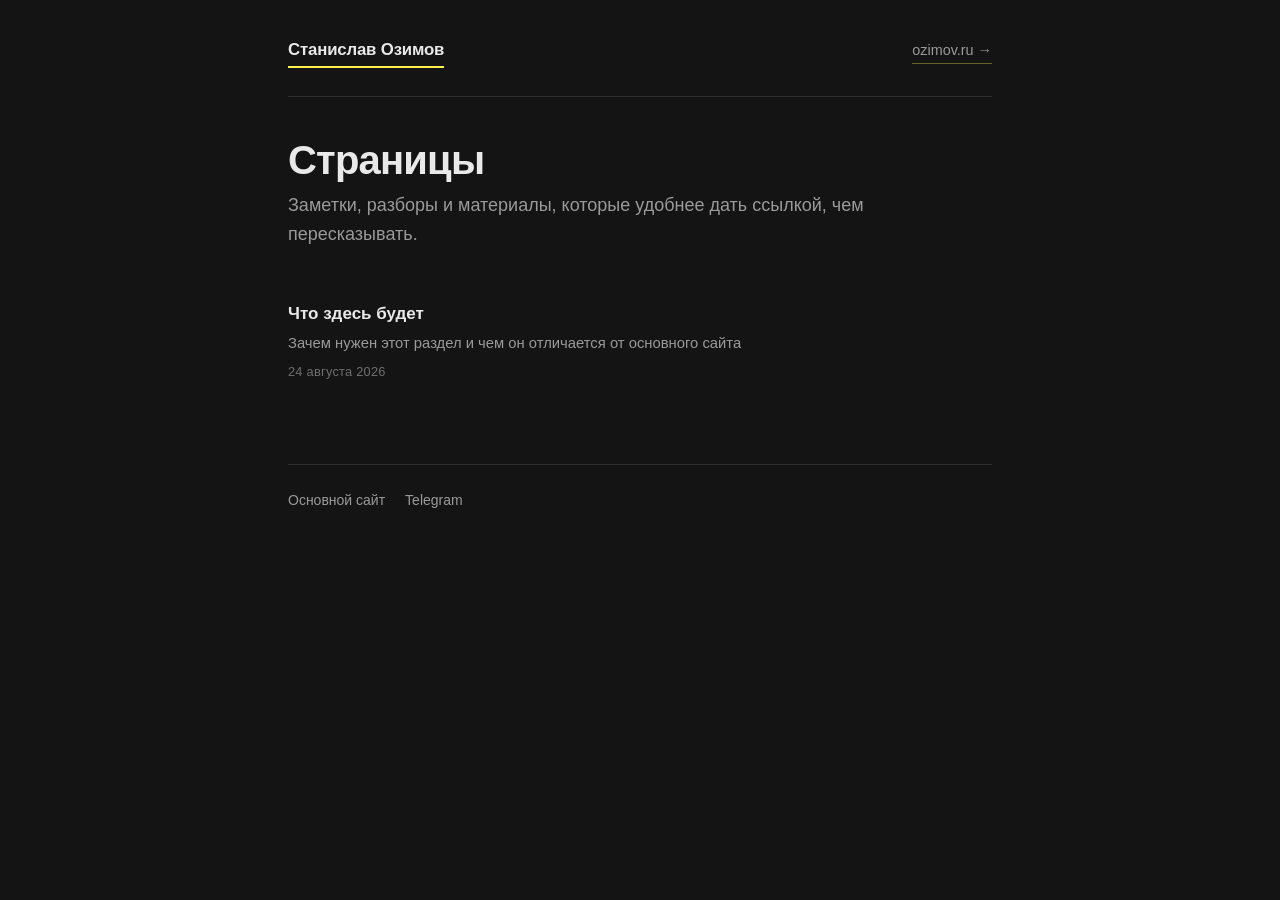
<file: index.html>
<!doctype html>
<html lang="ru">
<head>
<meta charset="utf-8">
<meta name="viewport" content="width=device-width, initial-scale=1">
<title>Станислав Озимов — страницы</title>
<meta name="description" content="Заметки и материалы Станислава Озимова: инвестиции, крипта, DeFi.">
<meta property="og:title" content="Станислав Озимов — страницы">
<meta property="og:description" content="Заметки и материалы: инвестиции, крипта, DeFi.">
<meta property="og:type" content="website">
<link rel="stylesheet" href="/assets/style.css">
</head>
<body>
  <div class="wrap">
    <header class="site-head">
      <a class="brand" href="/">Станислав Озимов</a>
      <a class="home" href="https://ozimov.ru/">ozimov.ru →</a>
    </header>

    <h1>Страницы</h1>
    <p class="lede">Заметки, разборы и материалы, которые удобнее дать ссылкой,
      чем пересказывать.</p>

    <ul class="index-list">
      <li>
        <a href="/o-sayte/">
          <div class="t">Что здесь будет</div>
          <div class="d">Зачем нужен этот раздел и чем он отличается от основного сайта</div>
          <div class="dt">24 августа 2026</div>
        </a>
      </li>
    </ul>

    <footer class="site-foot">
      <a href="https://ozimov.ru/">Основной сайт</a>
      <a href="https://t.me/stanislavozimov">Telegram</a>
    </footer>
  </div>
</body>
</html>
</file>
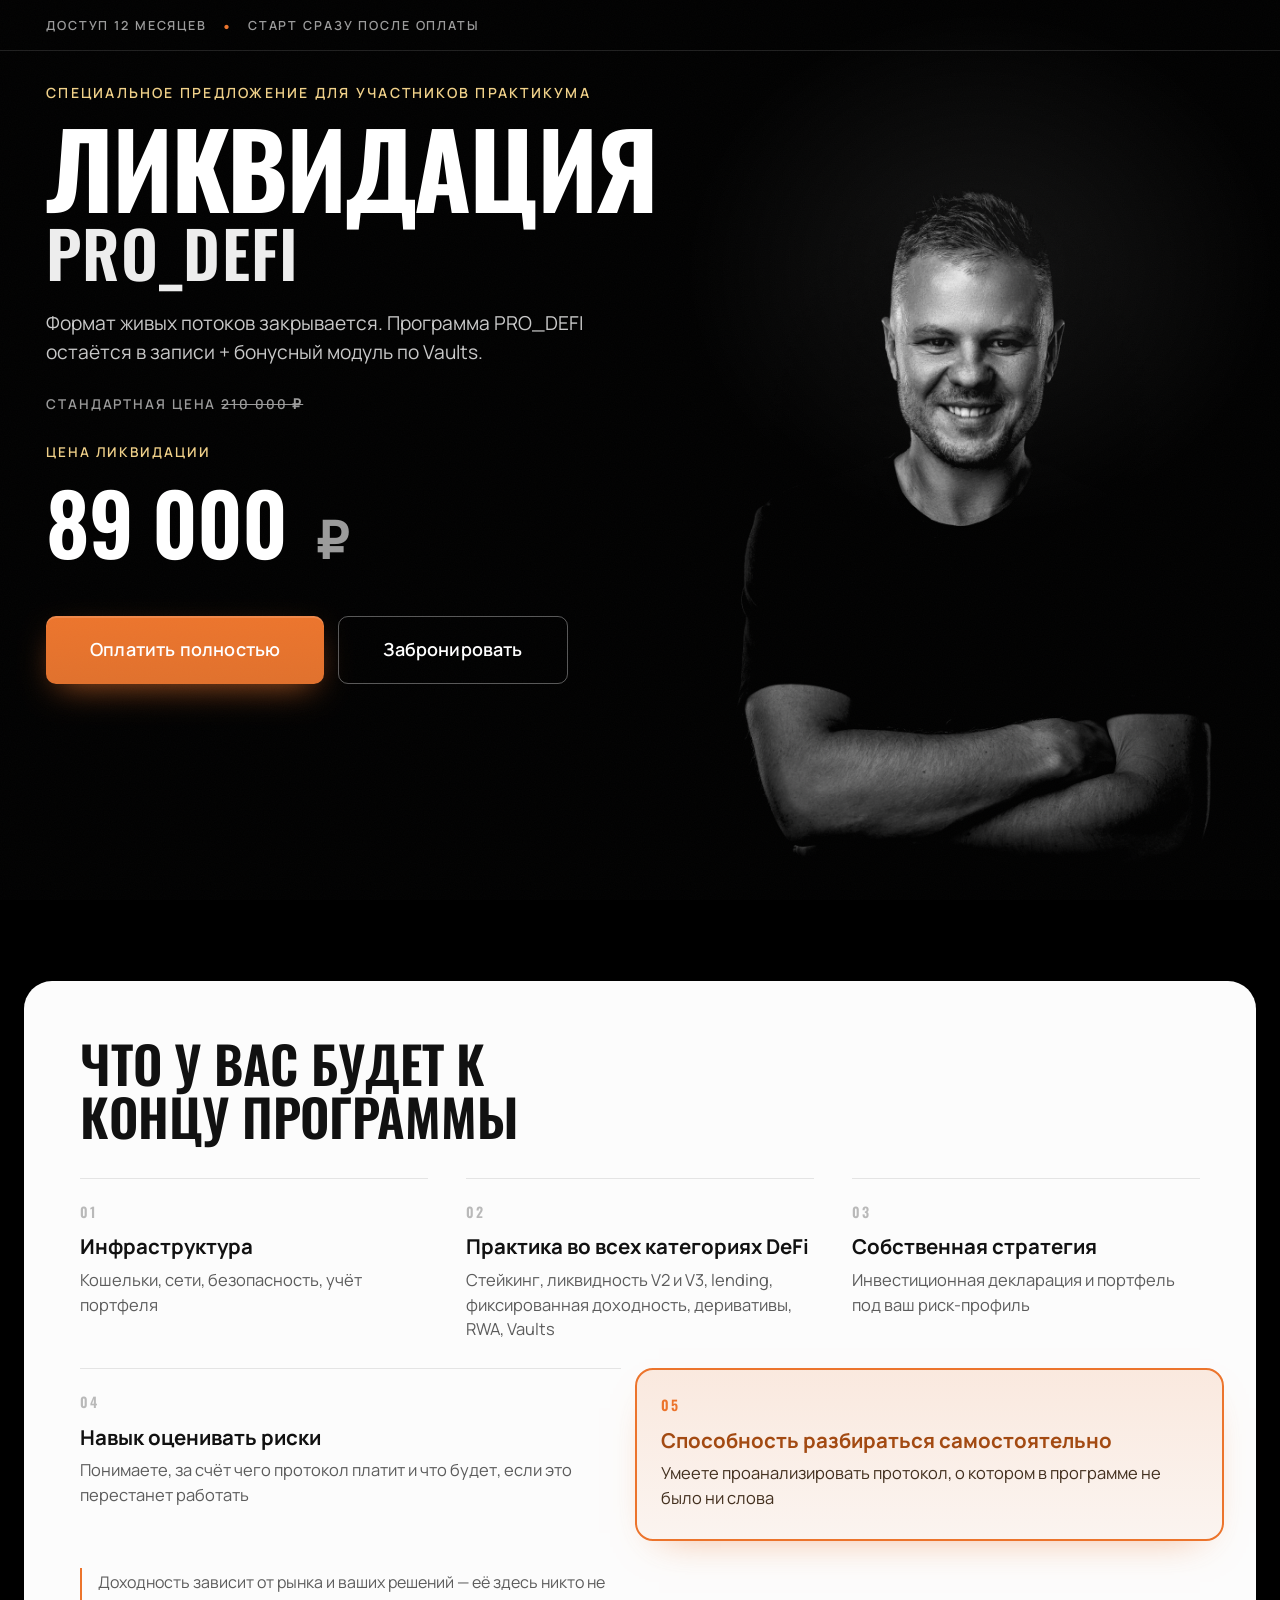
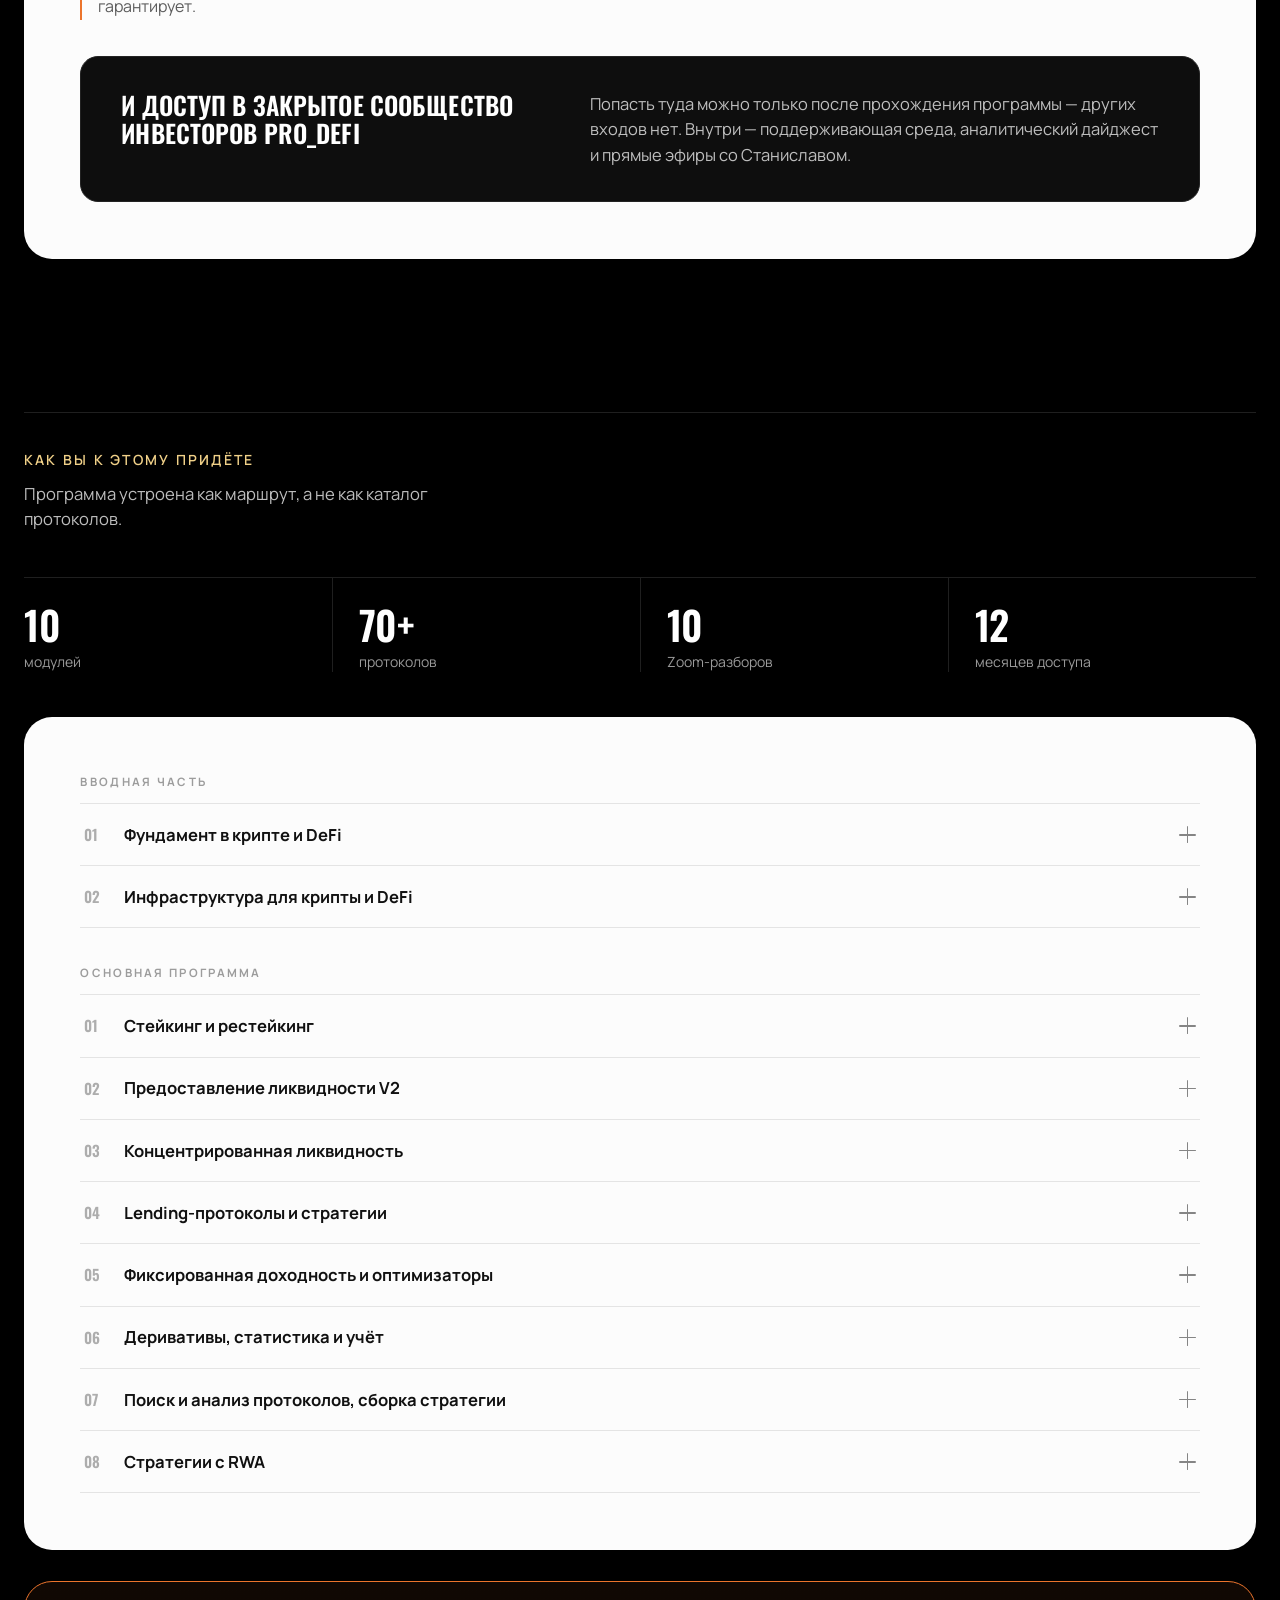
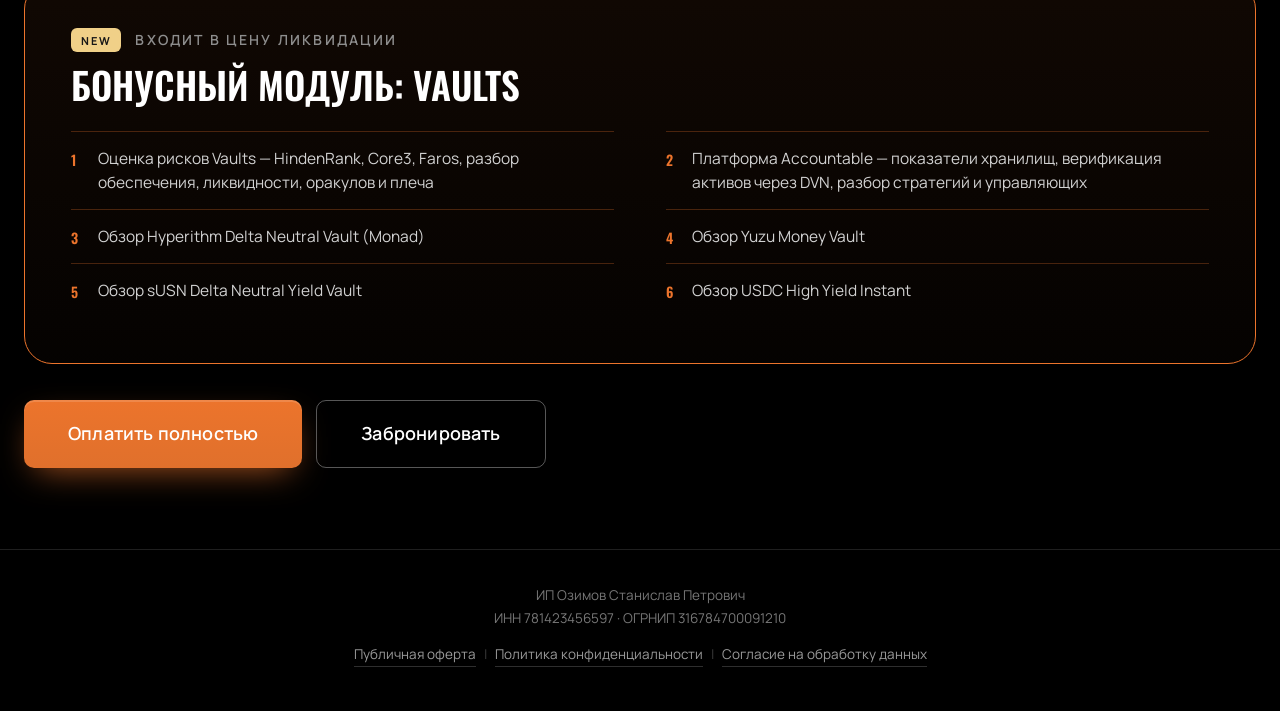
<file: likvidaciya/index.html>
<!doctype html>
<html lang="ru">
<head>
<meta charset="utf-8">
<meta name="viewport" content="width=device-width, initial-scale=1">
<title>Ликвидация PRO_DEFI</title>
<meta name="description" content="Ликвидация PRO_DEFI — программа по DeFi в записи + бонусный модуль по Vaults. Цена ликвидации 89 000 ₽.">
<link rel="stylesheet" href="css/styles.css">
<script>document.documentElement.className += " js-anim";</script>
</head>
<body>

  <div class="grain" aria-hidden="true"></div>

  <section class="hero">
    <div class="facts">
      <div class="wrap">
        <span>доступ 12 месяцев</span>
        <span class="dot" aria-hidden="true">•</span>
        <span>старт сразу после оплаты</span>
      </div>
    </div>

    <div class="wrap hero-body">
      <div class="hero-col">
        <div class="hero-title">
          <p class="kicker">Специальное предложение для участников практикума</p>
          <h1>Ликвидация<span class="sub-line">PRO_DEFI</span></h1>
        </div>

        <p class="lead">Формат живых потоков закрывается. Программа PRO_DEFI остаётся в записи + бонусный модуль по Vaults.</p>

        <div class="price">
          <div class="price-old">Стандартная цена <s>210 000 ₽</s></div>
          <div class="price-now">
            <span class="lbl">Цена ликвидации</span>
            <span class="val">89 000 <i>₽</i></span>
          </div>
        </div>

        <div class="cta-row">
          <button class="btn btn-primary" data-open="Оплатить полностью">Оплатить полностью</button>
          <button class="btn btn-ghost" data-open="Забронировать">Забронировать</button>
        </div>
      </div>

      <div class="hero-media">
        <img src="img/portrait.webp" alt="Станислав Озимов, автор программы PRO_DEFI" fetchpriority="high">
      </div>
    </div>
  </section>

  <section class="section">
    <div class="wrap">
      <div class="panel rv">
        <h2 class="outcome-head">Что у вас будет к концу программы</h2>

        <div class="outcome-grid">
          <div class="oi">
            <span class="idx">01</span>
            <h3>Инфраструктура</h3>
            <p>Кошельки, сети, безопасность, учёт портфеля</p>
          </div>
          <div class="oi">
            <span class="idx">02</span>
            <h3>Практика во всех категориях DeFi</h3>
            <p>Стейкинг, ликвидность V2 и V3, lending, фиксированная доходность, деривативы, RWA, Vaults</p>
          </div>
          <div class="oi">
            <span class="idx">03</span>
            <h3>Собственная стратегия</h3>
            <p>Инвестиционная декларация и портфель под ваш риск-профиль</p>
          </div>
          <div class="oi">
            <span class="idx">04</span>
            <h3>Навык оценивать риски</h3>
            <p>Понимаете, за счёт чего протокол платит и что будет, если это перестанет работать</p>
          </div>
          <div class="oi oi--key">
            <span class="idx">05</span>
            <h3>Способность разбираться самостоятельно</h3>
            <p>Умеете проанализировать протокол, о котором в программе не было ни слова</p>
          </div>
        </div>

        <p class="note">Доходность зависит от рынка и ваших решений — её здесь никто не гарантирует.</p>

        <div class="club">
          <h3>И доступ в закрытое сообщество инвесторов PRO_DEFI</h3>
          <p>Попасть туда можно только после прохождения программы — других входов нет. Внутри — поддерживающая среда, аналитический дайджест и прямые эфиры со Станиславом.</p>
        </div>
      </div>
    </div>
  </section>

  <section class="bridge">
    <div class="wrap">
      <div class="rule"></div>
      <div class="rv">
        <p class="kicker">Как вы к этому придёте</p>
        <p class="lead">Программа устроена как маршрут, а не как каталог протоколов.</p>
      </div>
      <div class="counters rv">
        <div class="ct"><b>10</b><span>модулей</span></div>
        <div class="ct"><b>70+</b><span>протоколов</span></div>
        <div class="ct"><b>10</b><span>Zoom-разборов</span></div>
        <div class="ct"><b>12</b><span>месяцев доступа</span></div>
      </div>
    </div>
  </section>

  <section class="wrap">
    <div class="panel rv">

      <div class="group">
        <div class="group-label">Вводная часть</div>
        <div class="acc">
          <div class="acc-item">
            <button class="acc-btn" aria-expanded="false">
              <span class="acc-num">01</span>
              <span class="acc-title">Фундамент в крипте и DeFi</span>
              <span class="acc-sign" aria-hidden="true"></span>
            </button>
            <div class="acc-panel"><div><p>Блокчейн, сети, стейблкоины, смарт-контракты, биржи, безопасность кошельков, оракулы, основные риски DeFi</p></div></div>
          </div>
          <div class="acc-item">
            <button class="acc-btn" aria-expanded="false">
              <span class="acc-num">02</span>
              <span class="acc-title">Инфраструктура для крипты и DeFi</span>
              <span class="acc-sign" aria-hidden="true"></span>
            </button>
            <div class="acc-panel"><div><p>MetaMask, Rabby, Ledger, кошельки Solana/Aptos/Sui, переводы между сетями, DEX, агрегаторы, мосты, VPN, учёт активов</p></div></div>
          </div>
        </div>
      </div>

      <div class="group">
        <div class="group-label">Основная программа</div>
        <div class="acc">
          <div class="acc-item">
            <button class="acc-btn" aria-expanded="false">
              <span class="acc-num">01</span>
              <span class="acc-title">Стейкинг и рестейкинг</span>
              <span class="acc-sign" aria-hidden="true"></span>
            </button>
            <div class="acc-panel"><div><p>Lido, Benqi, Jito, Tonstakers, EigenLayer, Babylon, Renzo, Mellow</p></div></div>
          </div>
          <div class="acc-item">
            <button class="acc-btn" aria-expanded="false">
              <span class="acc-num">02</span>
              <span class="acc-title">Предоставление ликвидности V2</span>
              <span class="acc-sign" aria-hidden="true"></span>
            </button>
            <div class="acc-panel"><div><p>Uniswap, Curve, Convex, Velodrome, Aerodrome, Thena, PancakeSwap, Raydium, экономика ve(3,3)</p></div></div>
          </div>
          <div class="acc-item">
            <button class="acc-btn" aria-expanded="false">
              <span class="acc-num">03</span>
              <span class="acc-title">Концентрированная ликвидность</span>
              <span class="acc-sign" aria-hidden="true"></span>
            </button>
            <div class="acc-panel"><div><p>Диапазоны на Uniswap V3, непостоянные потери, выбор пула, poolfish, Revert, практика на семи биржах</p></div></div>
          </div>
          <div class="acc-item">
            <button class="acc-btn" aria-expanded="false">
              <span class="acc-num">04</span>
              <span class="acc-title">Lending-протоколы и стратегии</span>
              <span class="acc-sign" aria-hidden="true"></span>
            </button>
            <div class="acc-panel"><div><p>Aave, Morpho, Compound, Kamino, Venus, Fluid, Euler, LlamaLend и мягкая ликвидация</p></div></div>
          </div>
          <div class="acc-item">
            <button class="acc-btn" aria-expanded="false">
              <span class="acc-num">05</span>
              <span class="acc-title">Фиксированная доходность и оптимизаторы</span>
              <span class="acc-sign" aria-hidden="true"></span>
            </button>
            <div class="acc-panel"><div><p>Pendle, Spectra, Exponent, RateX, Equilibria, Penpie, лупинг на PT-токенах</p></div></div>
          </div>
          <div class="acc-item">
            <button class="acc-btn" aria-expanded="false">
              <span class="acc-num">06</span>
              <span class="acc-title">Деривативы, статистика и учёт</span>
              <span class="acc-sign" aria-hidden="true"></span>
            </button>
            <div class="acc-panel"><div><p>GMX, Paradex, Avantis, Hyperliquid, Extended, edgeX, Jupiter, ребалансировка портфеля</p></div></div>
          </div>
          <div class="acc-item">
            <button class="acc-btn" aria-expanded="false">
              <span class="acc-num">07</span>
              <span class="acc-title">Поиск и анализ протоколов, сборка стратегии</span>
              <span class="acc-sign" aria-hidden="true"></span>
            </button>
            <div class="acc-panel"><div><p>DeFiLlama, Merkl, Dune, TweetScout, Cryptorank — как находить и оценивать протоколы самостоятельно</p></div></div>
          </div>
          <div class="acc-item">
            <button class="acc-btn" aria-expanded="false">
              <span class="acc-num">08</span>
              <span class="acc-title">Стратегии с RWA</span>
              <span class="acc-sign" aria-hidden="true"></span>
            </button>
            <div class="acc-panel"><div><p>Токенизированные облигации США, Ethena, золото PAXG и XAUT</p></div></div>
          </div>
        </div>
      </div>

    </div>
  </section>

  <section class="wrap bonus-wrap">
    <div class="bonus rv">
      <div class="bonus-top">
        <span class="tag">New</span>
        <span class="kicker" style="color:#8E8E8E">Входит в цену ликвидации</span>
      </div>
      <h3>Бонусный модуль: Vaults</h3>
      <ol class="bonus-list">
        <li><b>1</b><span>Оценка рисков Vaults — HindenRank, Core3, Faros, разбор обеспечения, ликвидности, оракулов и плеча</span></li>
        <li><b>2</b><span>Платформа Accountable — показатели хранилищ, верификация активов через DVN, разбор стратегий и управляющих</span></li>
        <li><b>3</b><span>Обзор Hyperithm Delta Neutral Vault (Monad)</span></li>
        <li><b>4</b><span>Обзор Yuzu Money Vault</span></li>
        <li><b>5</b><span>Обзор sUSN Delta Neutral Yield Vault</span></li>
        <li><b>6</b><span>Обзор USDC High Yield Instant</span></li>
      </ol>
    </div>

    <div class="cta-row final-cta rv">
      <button class="btn btn-primary" data-open="Оплатить полностью">Оплатить полностью</button>
      <button class="btn btn-ghost" data-open="Забронировать">Забронировать</button>
    </div>
  </section>

  <footer>
    <div class="wrap">
      <div class="legal">
        ИП Озимов Станислав Петрович<br>
        ИНН 781423456597 · ОГРНИП 316784700091210
      </div>
      <div class="legal-links">
        <a href="docs/oferta.pdf" target="_blank" rel="noopener">Публичная оферта</a><span>|</span>
        <a href="docs/politika.pdf" target="_blank" rel="noopener">Политика конфиденциальности</a><span>|</span>
        <a href="docs/soglasie.pdf" target="_blank" rel="noopener">Согласие на обработку данных</a>
      </div>
    </div>
  </footer>

  <div class="sticky" id="sticky">
    <div class="sp"><span>Цена ликвидации</span><b>89 000 <i>₽</i></b></div>
    <button class="btn btn-primary" data-open="Оплатить полностью">Оплатить</button>
  </div>

  <div class="modal" id="modal" role="dialog" aria-modal="true" aria-labelledby="mtitle">
    <div class="modal-bd" data-close></div>
    <div class="modal-card">
      <button class="x" data-close aria-label="Закрыть">×</button>
      <div id="mform">
        <p class="kicker" id="mkick">Ликвидация PRO_DEFI</p>
        <h3 id="mtitle">Оплатить полностью</h3>
        <p class="m-sub">Оставьте контакты — пришлём ссылку на оплату и доступ к программе.</p>
        <div class="gc-widget" id="w-pay" style="display:none">
          <script id="31800420bf9d9c7e4146e3d723c43474b58167d9" src="https://school.ozimov.ru/pl/lite/widget/script?id=1647162"></script>
        </div>
        <div class="gc-widget" id="w-book" style="display:none">
          <script id="b0510224deb87c9bdfcdee8c94fd05f0b3d0f9a5" src="https://school.ozimov.ru/pl/lite/widget/script?id=1647163"></script>
        </div>
      </div>
    </div>
  </div>

<script src="js/script.js"></script>
</body>
</html>
</file>
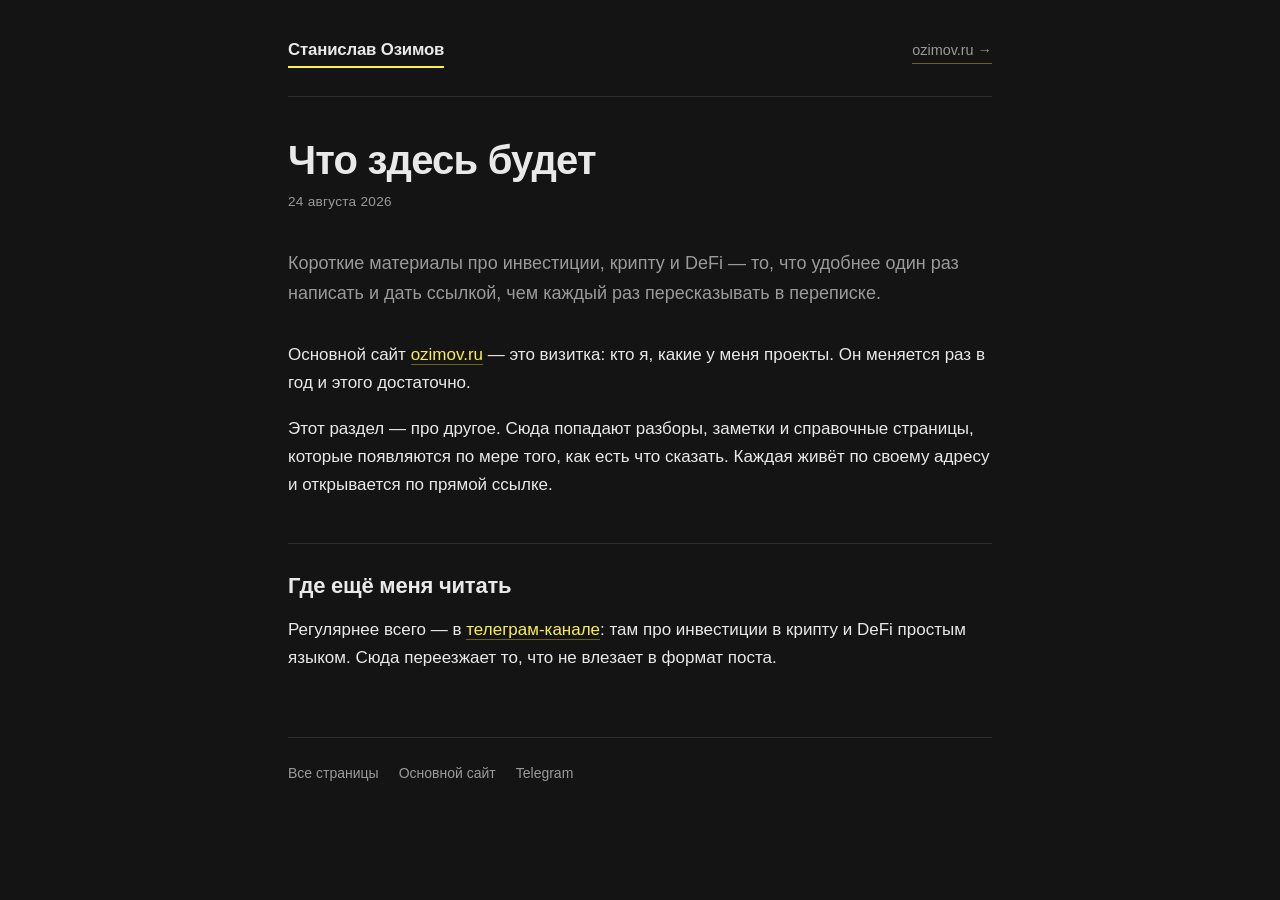
<file: o-sayte/index.html>
<!doctype html>
<html lang="ru">
<head>
<meta charset="utf-8">
<meta name="viewport" content="width=device-width, initial-scale=1">
<title>Что здесь будет — Станислав Озимов</title>
<meta name="description" content="Зачем нужен раздел defi.ozimov.ru и чем он отличается от основного сайта.">
<meta property="og:title" content="Что здесь будет">
<meta property="og:description" content="Зачем нужен раздел defi.ozimov.ru и чем он отличается от основного сайта.">
<meta property="og:type" content="article">
<link rel="stylesheet" href="/assets/style.css">
</head>
<body>
  <div class="wrap">
    <header class="site-head">
      <a class="brand" href="/">Станислав Озимов</a>
      <a class="home" href="https://ozimov.ru/">ozimov.ru →</a>
    </header>

    <h1>Что здесь будет</h1>
    <p class="meta">24 августа 2026</p>

    <p class="lede">Короткие материалы про инвестиции, крипту и DeFi — то, что
      удобнее один раз написать и дать ссылкой, чем каждый раз пересказывать
      в переписке.</p>

    <p>Основной сайт <a href="https://ozimov.ru/">ozimov.ru</a> — это визитка:
      кто я, какие у меня проекты. Он меняется раз в год и этого достаточно.</p>

    <p>Этот раздел — про другое. Сюда попадают разборы, заметки и справочные
      страницы, которые появляются по мере того, как есть что сказать. Каждая
      живёт по своему адресу и открывается по прямой ссылке.</p>

    <h2>Где ещё меня читать</h2>

    <p>Регулярнее всего — в
      <a href="https://t.me/stanislavozimov">телеграм-канале</a>: там про
      инвестиции в крипту и DeFi простым языком. Сюда переезжает то, что не
      влезает в формат поста.</p>

    <footer class="site-foot">
      <a href="/">Все страницы</a>
      <a href="https://ozimov.ru/">Основной сайт</a>
      <a href="https://t.me/stanislavozimov">Telegram</a>
    </footer>
  </div>
</body>
</html>
</file>
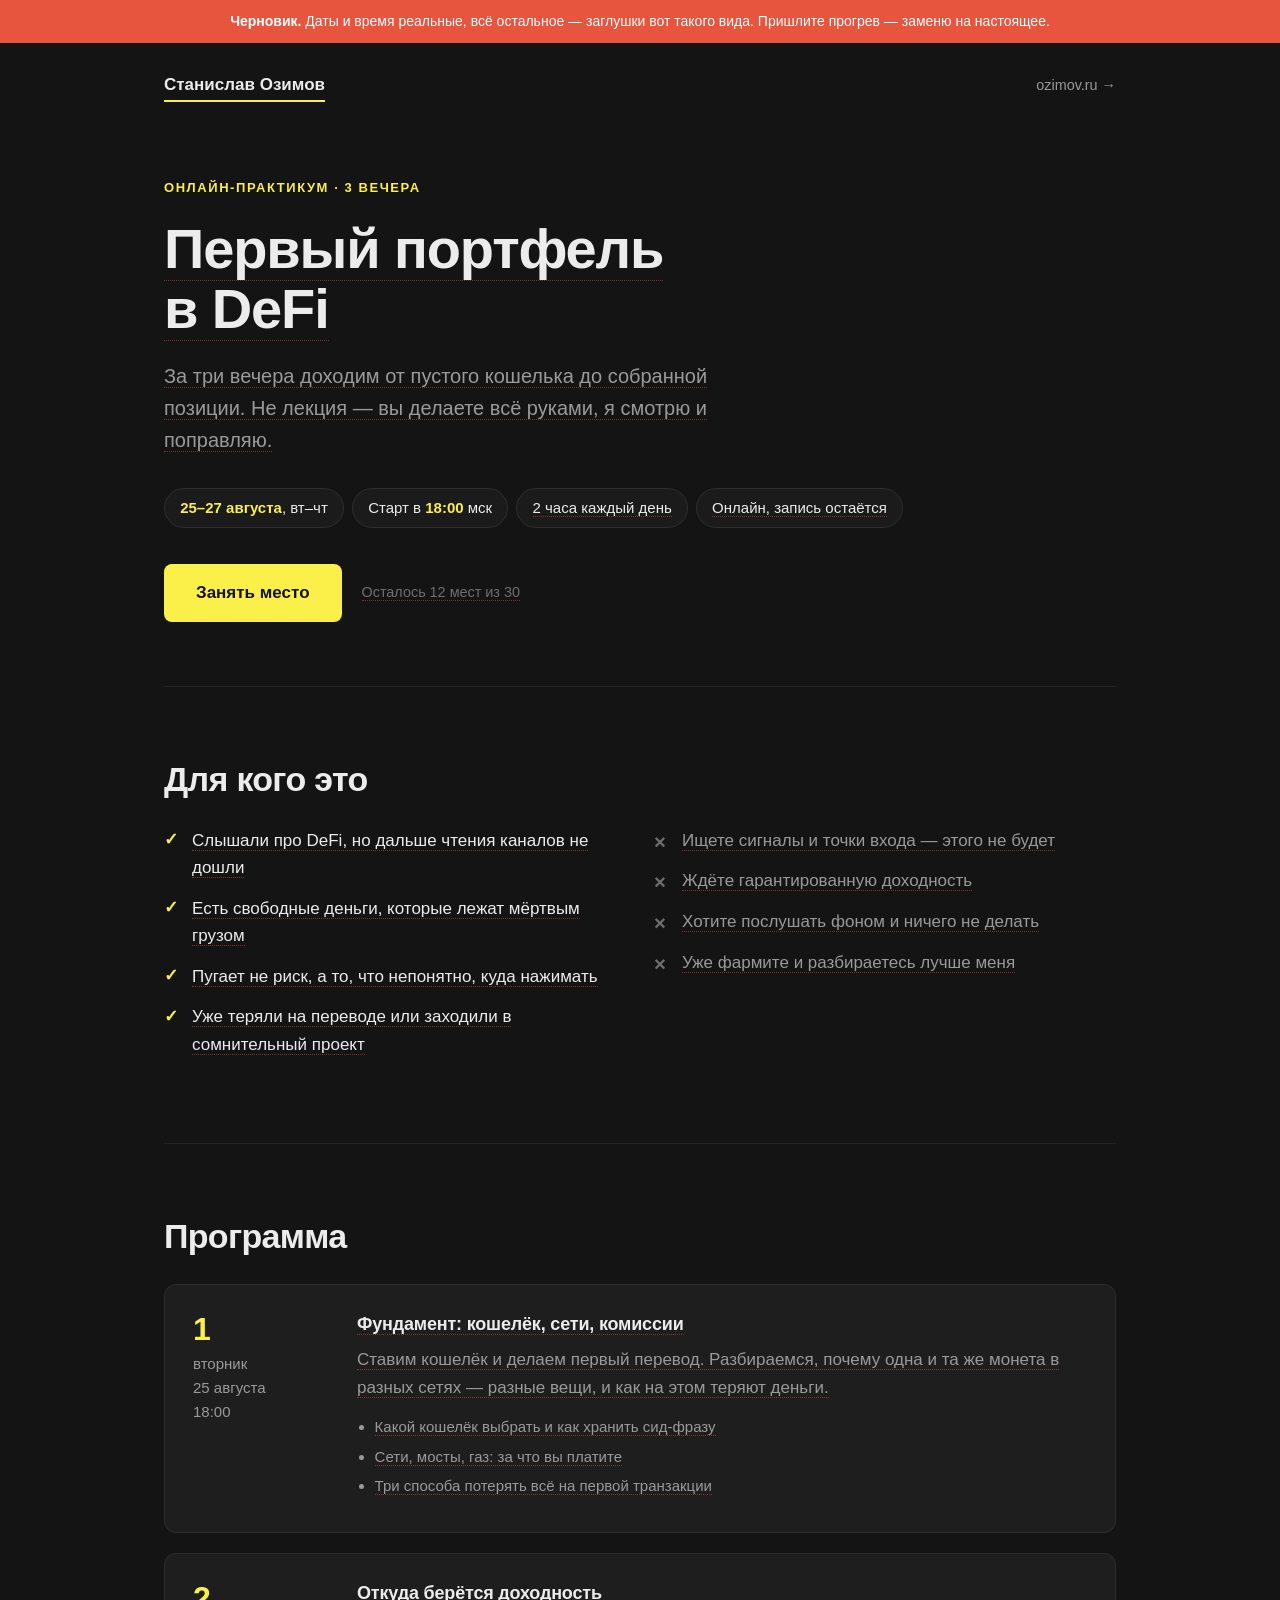
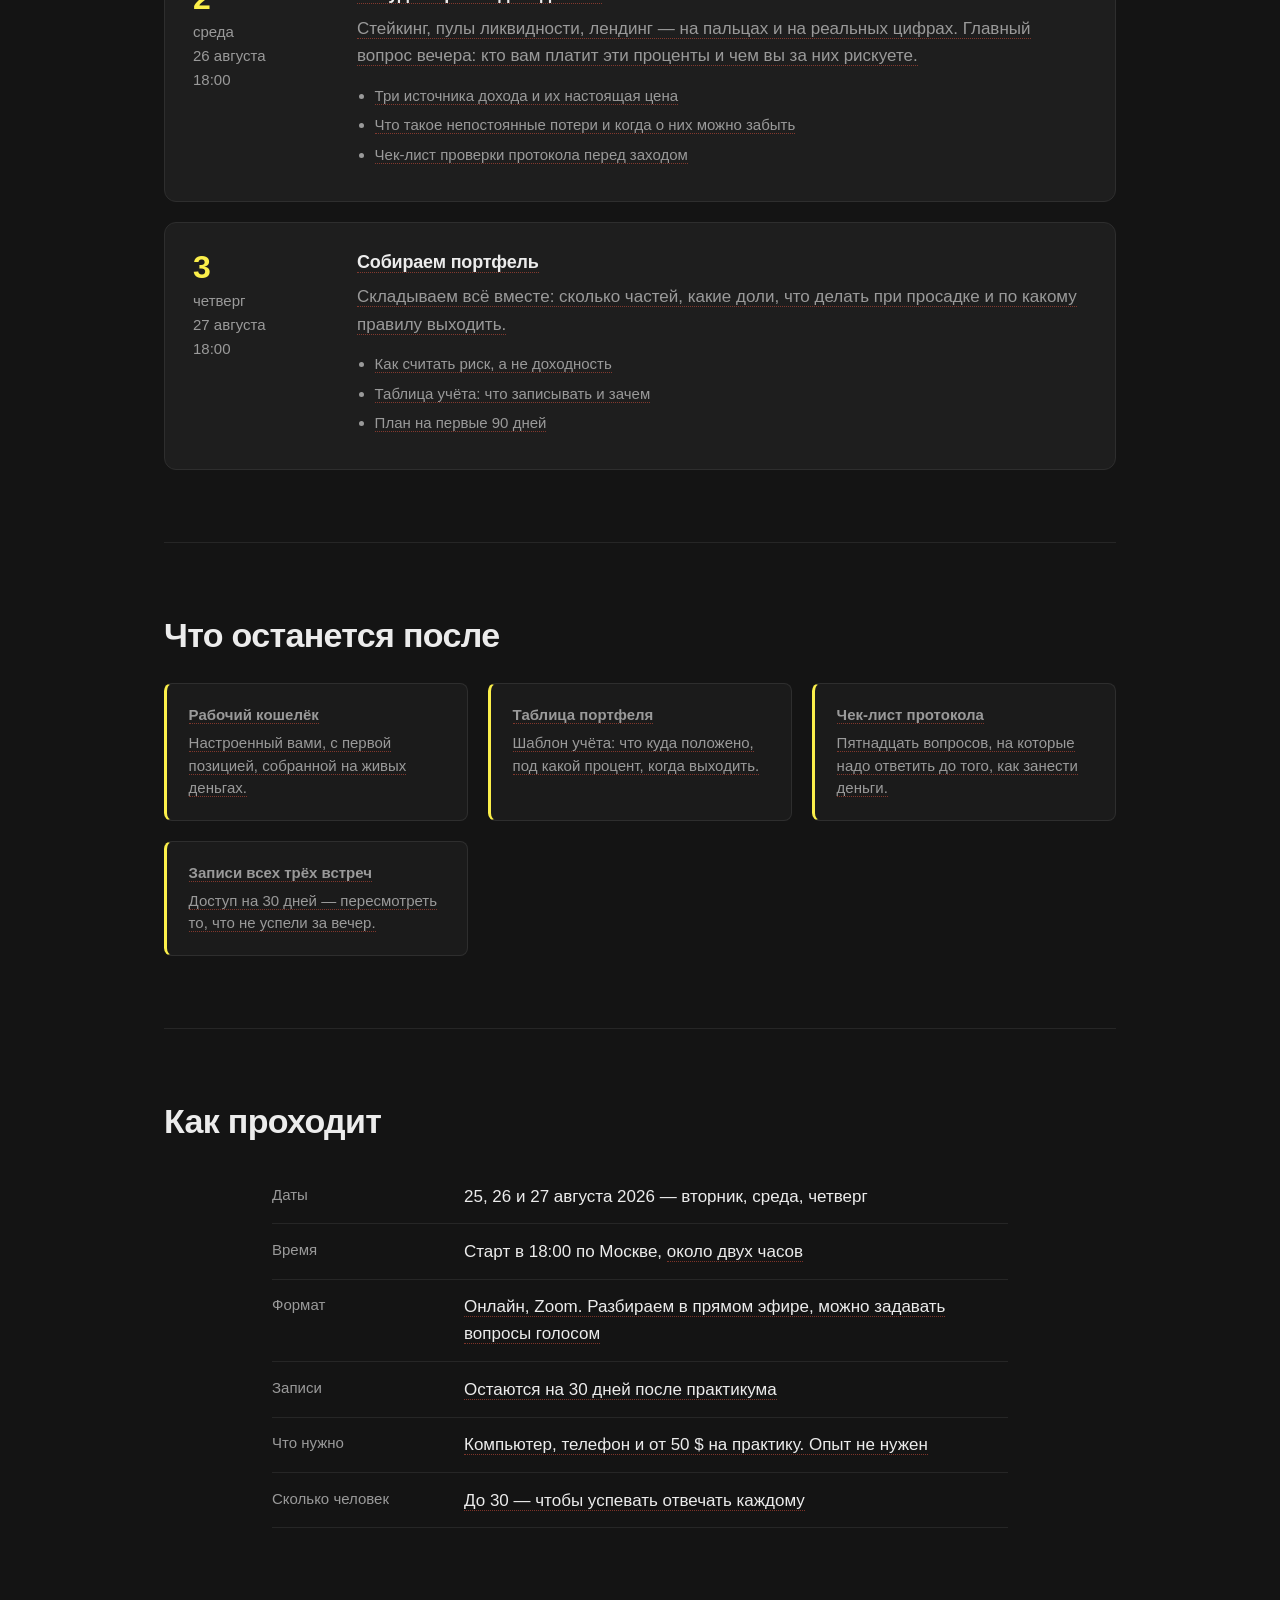
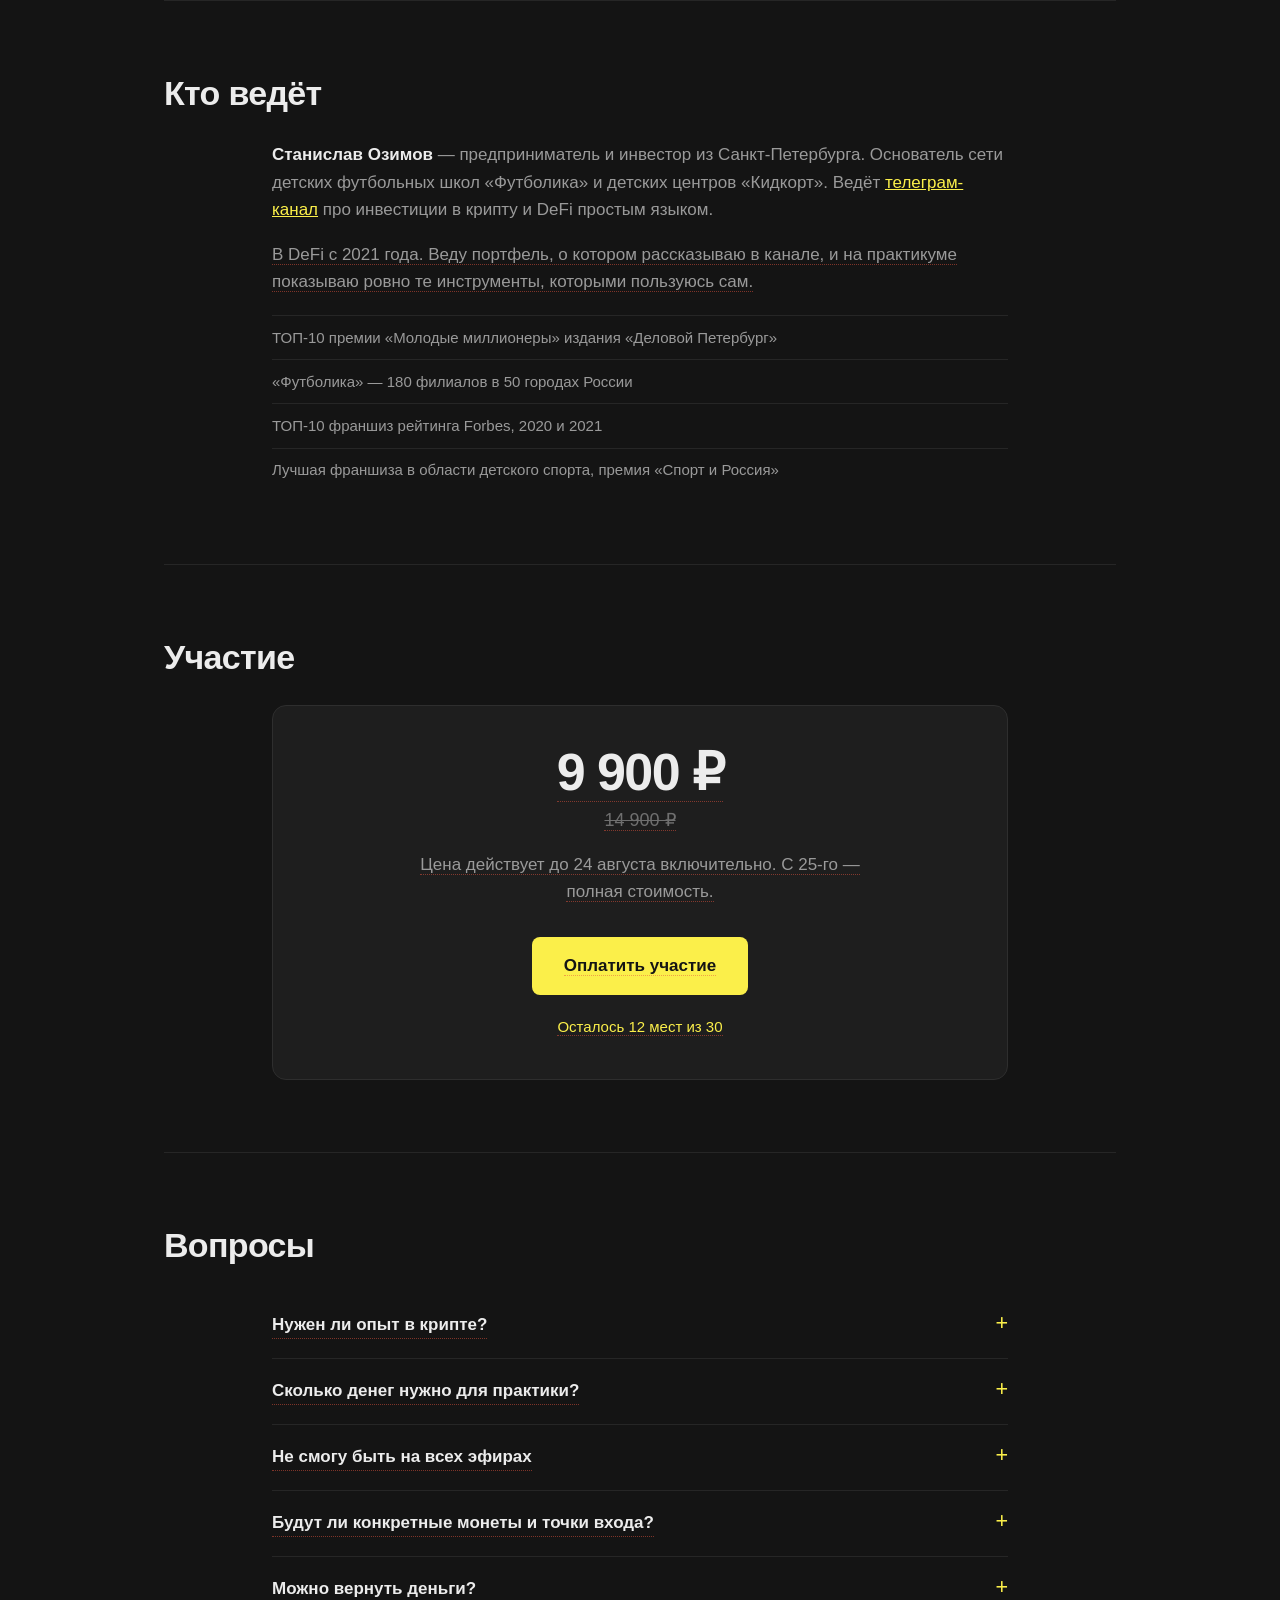
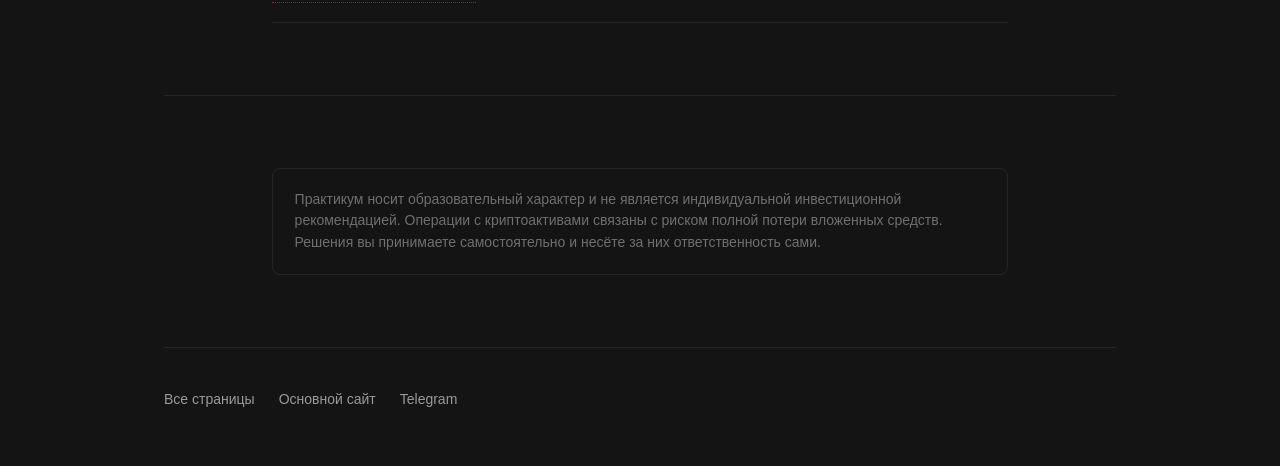
<file: praktikum/index.html>
<!doctype html>
<html lang="ru">
<head>
<meta charset="utf-8">
<meta name="viewport" content="width=device-width, initial-scale=1">
<title>Практикум «Первый портфель в DeFi» — 25–27 августа</title>
<meta name="description" content="Три вечера с 18:00: собираем кошелёк, первую позицию и портфель. Практикум Станислава Озимова.">
<meta name="robots" content="noindex">
<meta property="og:title" content="Практикум «Первый портфель в DeFi»">
<meta property="og:description" content="Три вечера, 25–27 августа, старт в 18:00. От пустого кошелька до собранного портфеля.">
<meta property="og:type" content="website">
<link rel="stylesheet" href="/assets/landing.css">
</head>
<body>

<div class="draft">
  <b>Черновик.</b> Даты и время реальные, всё остальное — заглушки
  <span class="tbd">вот такого вида</span>. Пришлите прогрев — заменю на настоящее.
</div>

<div class="wrap">
  <header class="site-head">
    <a class="brand" href="/">Станислав Озимов</a>
    <a class="home" href="https://ozimov.ru/">ozimov.ru →</a>
  </header>
</div>

<div class="wrap">
  <section class="hero">
    <div class="kicker">Онлайн-практикум · 3 вечера</div>
    <h1><span class="tbd">Первый портфель<br>в DeFi</span></h1>
    <p class="sub"><span class="tbd">За три вечера доходим от пустого кошелька до собранной
      позиции. Не лекция — вы делаете всё руками, я смотрю и поправляю.</span></p>

    <div class="facts">
      <span class="fact"><b>25–27 августа</b>, вт–чт</span>
      <span class="fact">Старт в <b>18:00</b> мск</span>
      <span class="fact"><span class="tbd">2 часа каждый день</span></span>
      <span class="fact"><span class="tbd">Онлайн, запись остаётся</span></span>
    </div>

    <div class="cta-row">
      <a class="btn" href="#zapis">Занять место</a>
      <span class="cta-note"><span class="tbd">Осталось 12 мест из 30</span></span>
    </div>
  </section>

  <section>
    <h2>Для кого это</h2>
    <div class="cols">
      <div>
        <ul class="checklist yes">
          <li><span class="tbd">Слышали про DeFi, но дальше чтения каналов не дошли</span></li>
          <li><span class="tbd">Есть свободные деньги, которые лежат мёртвым грузом</span></li>
          <li><span class="tbd">Пугает не риск, а то, что непонятно, куда нажимать</span></li>
          <li><span class="tbd">Уже теряли на переводе или заходили в сомнительный проект</span></li>
        </ul>
      </div>
      <div>
        <ul class="checklist no">
          <li><span class="tbd">Ищете сигналы и точки входа — этого не будет</span></li>
          <li><span class="tbd">Ждёте гарантированную доходность</span></li>
          <li><span class="tbd">Хотите послушать фоном и ничего не делать</span></li>
          <li><span class="tbd">Уже фармите и разбираетесь лучше меня</span></li>
        </ul>
      </div>
    </div>
  </section>

  <section>
    <h2>Программа</h2>
    <div class="days">

      <article class="day">
        <div class="day-when">
          <span class="n">1</span>
          вторник<br>25 августа<br>18:00
        </div>
        <div>
          <h3><span class="tbd">Фундамент: кошелёк, сети, комиссии</span></h3>
          <p><span class="tbd">Ставим кошелёк и делаем первый перевод. Разбираемся, почему
            одна и та же монета в разных сетях — разные вещи, и как на этом теряют деньги.</span></p>
          <ul>
            <li><span class="tbd">Какой кошелёк выбрать и как хранить сид-фразу</span></li>
            <li><span class="tbd">Сети, мосты, газ: за что вы платите</span></li>
            <li><span class="tbd">Три способа потерять всё на первой транзакции</span></li>
          </ul>
        </div>
      </article>

      <article class="day">
        <div class="day-when">
          <span class="n">2</span>
          среда<br>26 августа<br>18:00
        </div>
        <div>
          <h3><span class="tbd">Откуда берётся доходность</span></h3>
          <p><span class="tbd">Стейкинг, пулы ликвидности, лендинг — на пальцах и на реальных
            цифрах. Главный вопрос вечера: кто вам платит эти проценты и чем вы за них рискуете.</span></p>
          <ul>
            <li><span class="tbd">Три источника дохода и их настоящая цена</span></li>
            <li><span class="tbd">Что такое непостоянные потери и когда о них можно забыть</span></li>
            <li><span class="tbd">Чек-лист проверки протокола перед заходом</span></li>
          </ul>
        </div>
      </article>

      <article class="day">
        <div class="day-when">
          <span class="n">3</span>
          четверг<br>27 августа<br>18:00
        </div>
        <div>
          <h3><span class="tbd">Собираем портфель</span></h3>
          <p><span class="tbd">Складываем всё вместе: сколько частей, какие доли, что делать
            при просадке и по какому правилу выходить.</span></p>
          <ul>
            <li><span class="tbd">Как считать риск, а не доходность</span></li>
            <li><span class="tbd">Таблица учёта: что записывать и зачем</span></li>
            <li><span class="tbd">План на первые 90 дней</span></li>
          </ul>
        </div>
      </article>

    </div>
  </section>

  <section>
    <h2>Что останется после</h2>
    <ul class="takeaways">
      <li><b><span class="tbd">Рабочий кошелёк</span></b>
        <span class="tbd">Настроенный вами, с первой позицией, собранной на живых деньгах.</span></li>
      <li><b><span class="tbd">Таблица портфеля</span></b>
        <span class="tbd">Шаблон учёта: что куда положено, под какой процент, когда выходить.</span></li>
      <li><b><span class="tbd">Чек-лист протокола</span></b>
        <span class="tbd">Пятнадцать вопросов, на которые надо ответить до того, как занести деньги.</span></li>
      <li><b><span class="tbd">Записи всех трёх встреч</span></b>
        <span class="tbd">Доступ на 30 дней — пересмотреть то, что не успели за вечер.</span></li>
    </ul>
  </section>

  <section>
    <h2>Как проходит</h2>
    <div class="narrow">
      <table class="specs">
        <tr><th>Даты</th><td>25, 26 и 27 августа 2026 — вторник, среда, четверг</td></tr>
        <tr><th>Время</th><td>Старт в 18:00 по Москве, <span class="tbd">около двух часов</span></td></tr>
        <tr><th>Формат</th><td><span class="tbd">Онлайн, Zoom. Разбираем в прямом эфире, можно задавать вопросы голосом</span></td></tr>
        <tr><th>Записи</th><td><span class="tbd">Остаются на 30 дней после практикума</span></td></tr>
        <tr><th>Что нужно</th><td><span class="tbd">Компьютер, телефон и от 50 $ на практику. Опыт не нужен</span></td></tr>
        <tr><th>Сколько человек</th><td><span class="tbd">До 30 — чтобы успевать отвечать каждому</span></td></tr>
      </table>
    </div>
  </section>

  <section>
    <h2>Кто ведёт</h2>
    <div class="narrow host">
      <div class="bio">
        <p><b>Станислав Озимов</b> — предприниматель и инвестор из Санкт-Петербурга.
          Основатель сети детских футбольных школ «Футболика» и детских центров «Кидкорт».
          Ведёт <a href="https://t.me/stanislavozimov">телеграм-канал</a> про инвестиции
          в крипту и DeFi простым языком.</p>
        <p><span class="tbd">В DeFi с 2021 года. Веду портфель, о котором рассказываю в канале,
          и на практикуме показываю ровно те инструменты, которыми пользуюсь сам.</span></p>
        <ul class="creds">
          <li>ТОП-10 премии «Молодые миллионеры» издания «Деловой Петербург»</li>
          <li>«Футболика» — 180 филиалов в 50 городах России</li>
          <li>ТОП-10 франшиз рейтинга Forbes, 2020 и 2021</li>
          <li>Лучшая франшиза в области детского спорта, премия «Спорт и Россия»</li>
        </ul>
      </div>
    </div>
  </section>

  <section id="zapis">
    <h2>Участие</h2>
    <div class="narrow">
      <div class="price-box">
        <div class="price-now"><span class="tbd">9 900 ₽</span></div>
        <div class="price-was"><span class="tbd">14 900 ₽</span></div>
        <p class="price-note"><span class="tbd">Цена действует до 24 августа включительно.
          С 25-го — полная стоимость.</span></p>
        <a class="btn" href="#"><span class="tbd">Оплатить участие</span></a>
        <div class="seats"><span class="tbd">Осталось 12 мест из 30</span></div>
      </div>
    </div>
  </section>

  <section class="faq">
    <h2>Вопросы</h2>
    <div class="narrow">
      <details>
        <summary><span class="tbd">Нужен ли опыт в крипте?</span></summary>
        <p><span class="tbd">Нет. Первый вечер начинается с установки кошелька — с нуля.
          Если вы уже фармите, вам будет скучно.</span></p>
      </details>
      <details>
        <summary><span class="tbd">Сколько денег нужно для практики?</span></summary>
        <p><span class="tbd">От 50 долларов. Задача — не заработать за три дня, а пройти
          весь путь руками на суммах, которые не жалко.</span></p>
      </details>
      <details>
        <summary><span class="tbd">Не смогу быть на всех эфирах</span></summary>
        <p><span class="tbd">Записи остаются на 30 дней. Но практикум построен на действиях
          в моменте, так что живьём полезнее.</span></p>
      </details>
      <details>
        <summary><span class="tbd">Будут ли конкретные монеты и точки входа?</span></summary>
        <p><span class="tbd">Нет. Я показываю, как устроены инструменты и как принимать решения
          самому. Сигналов и рекомендаций что покупать не будет.</span></p>
      </details>
      <details>
        <summary><span class="tbd">Можно вернуть деньги?</span></summary>
        <p><span class="tbd">Да, до начала второго дня — без вопросов и объяснений.</span></p>
      </details>
    </div>
  </section>

  <section>
    <div class="narrow">
      <p class="disclaimer">Практикум носит образовательный характер и не является
        индивидуальной инвестиционной рекомендацией. Операции с криптоактивами связаны
        с риском полной потери вложенных средств. Решения вы принимаете самостоятельно
        и несёте за них ответственность сами.</p>
    </div>
  </section>

  <footer class="site-foot">
    <a href="/">Все страницы</a>
    <a href="https://ozimov.ru/">Основной сайт</a>
    <a href="https://t.me/stanislavozimov">Telegram</a>
  </footer>
</div>

</body>
</html>
</file>
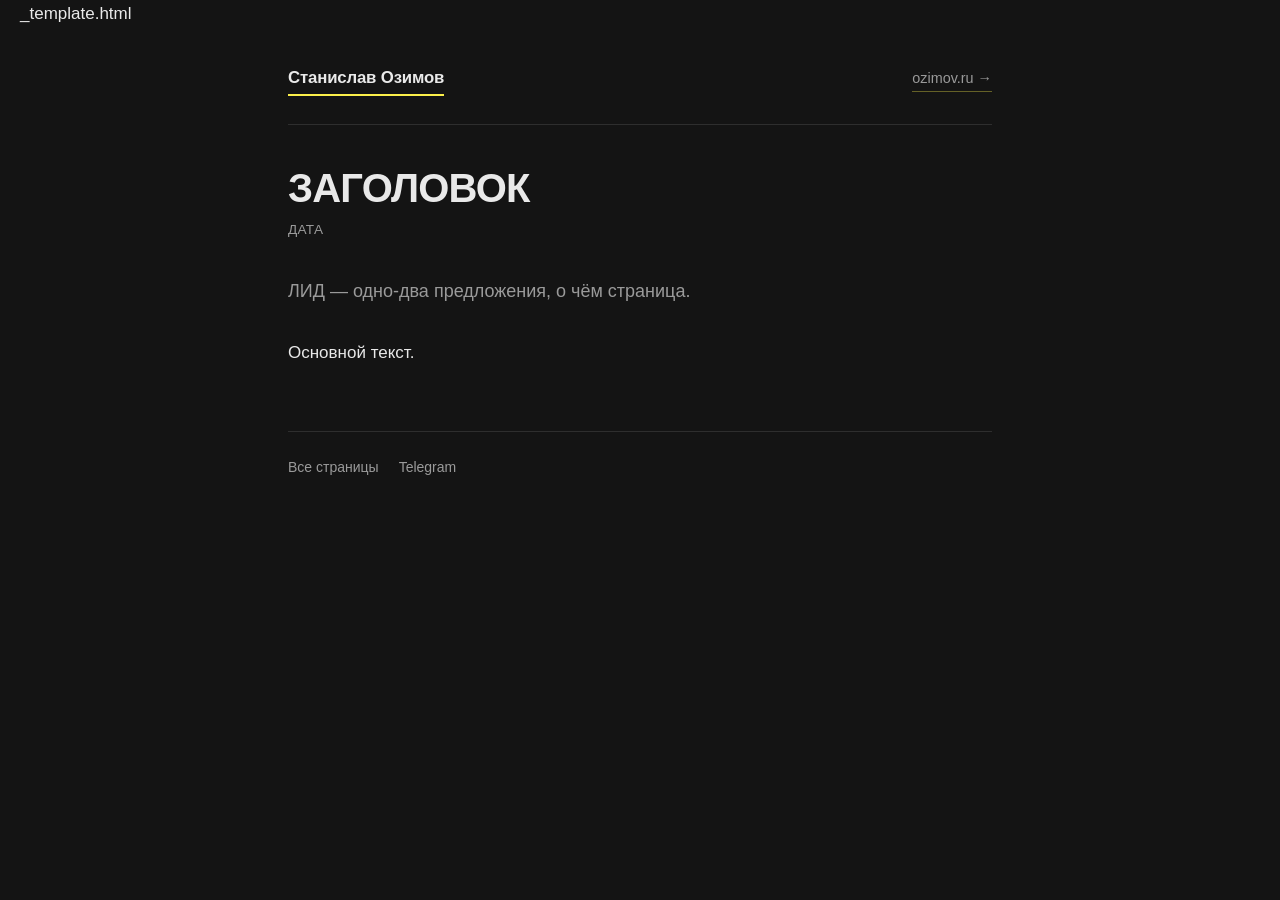
<file: _template.html>
_template.html<!doctype html>
<html lang="ru">
<head>
<meta charset="utf-8">
<meta name="viewport" content="width=device-width, initial-scale=1">
<title>ЗАГОЛОВОК — Станислав Озимов</title>
<meta name="description" content="ОПИСАНИЕ">
<meta property="og:title" content="ЗАГОЛОВОК">
<meta property="og:description" content="ОПИСАНИЕ">
<meta property="og:type" content="article">
<link rel="stylesheet" href="/assets/style.css">
</head>
<body>
  <div class="wrap">
    <header class="site-head">
      <a class="brand" href="/">Станислав Озимов</a>
      <a class="home" href="https://ozimov.ru/">ozimov.ru →</a>
    </header>

    <h1>ЗАГОЛОВОК</h1>
    <p class="meta">ДАТА</p>

    <p class="lede">ЛИД — одно-два предложения, о чём страница.</p>

    <p>Основной текст.</p>

    <footer class="site-foot">
      <a href="/">Все страницы</a>
      <a href="https://t.me/stanislavozimov">Telegram</a>
    </footer>
  </div>
</body>
</html>
</file>
<file: assets/style.css>
/* defi.ozimov.ru — общий стиль всех страниц */

:root {
  --bg:        #141414;
  --bg-raised: #1c1c1c;
  --line:      #2e2e2e;
  --text:      #e9e9e9;
  --muted:     #9a9a9a;
  --accent:    #fbef4a;
  --accent-2:  #e8553f;
  --maxw:      44rem;
}

* { box-sizing: border-box; }

html { -webkit-text-size-adjust: 100%; }

body {
  margin: 0;
  background: var(--bg);
  color: var(--text);
  font: 400 1.0625rem/1.65 -apple-system, BlinkMacSystemFont, "Segoe UI",
        "Helvetica Neue", Arial, sans-serif;
  padding: 0 1.25rem 5rem;
}

.wrap { max-width: var(--maxw); margin: 0 auto; }

/* ---- шапка ---- */

.site-head {
  display: flex;
  align-items: baseline;
  gap: 0.75rem;
  flex-wrap: wrap;
  padding: 2.25rem 0 1.75rem;
  border-bottom: 1px solid var(--line);
  margin-bottom: 2.5rem;
}

.site-head a.brand {
  color: var(--text);
  font-weight: 700;
  font-size: 1.05rem;
  letter-spacing: -0.01em;
  text-decoration: none;
  border-bottom: 2px solid var(--accent);
  padding-bottom: 2px;
}

.site-head .home {
  color: var(--muted);
  font-size: 0.9rem;
  text-decoration: none;
  margin-left: auto;
}
.site-head .home:hover { color: var(--accent); }

/* ---- типографика ---- */

h1 {
  font-size: clamp(1.75rem, 5vw, 2.5rem);
  line-height: 1.15;
  letter-spacing: -0.02em;
  margin: 0 0 0.5rem;
}

h2 {
  font-size: 1.375rem;
  letter-spacing: -0.01em;
  margin: 2.75rem 0 0.75rem;
  padding-top: 1.5rem;
  border-top: 1px solid var(--line);
}

h3 { font-size: 1.0625rem; margin: 1.75rem 0 0.5rem; }

p, ul, ol { margin: 0 0 1.15rem; }

ul, ol { padding-left: 1.25rem; }
li { margin-bottom: 0.4rem; }

a { color: var(--accent); text-decoration: none; border-bottom: 1px solid rgba(251,239,74,0.35); }
a:hover { border-bottom-color: var(--accent); }

strong { color: #fff; }

.lede {
  color: var(--muted);
  font-size: 1.125rem;
  margin-bottom: 2rem;
}

.meta {
  color: var(--muted);
  font-size: 0.85rem;
  letter-spacing: 0.02em;
  margin-bottom: 2.25rem;
}

blockquote {
  margin: 1.5rem 0;
  padding: 0.25rem 0 0.25rem 1.15rem;
  border-left: 3px solid var(--accent);
  color: var(--muted);
}

code {
  font-family: ui-monospace, SFMono-Regular, Menlo, Consolas, monospace;
  font-size: 0.9em;
  background: var(--bg-raised);
  border: 1px solid var(--line);
  border-radius: 4px;
  padding: 0.1em 0.35em;
}

pre {
  background: var(--bg-raised);
  border: 1px solid var(--line);
  border-radius: 8px;
  padding: 1rem;
  overflow-x: auto;
}
pre code { background: none; border: 0; padding: 0; }

hr { border: 0; border-top: 1px solid var(--line); margin: 2.5rem 0; }

/* ---- таблицы ---- */

.table-scroll { overflow-x: auto; margin: 0 0 1.5rem; }
table { border-collapse: collapse; width: 100%; font-size: 0.95rem; }
th, td { text-align: left; padding: 0.6rem 0.9rem; border-bottom: 1px solid var(--line); }
th { color: var(--muted); font-weight: 600; font-size: 0.8rem; text-transform: uppercase; letter-spacing: 0.04em; }

/* ---- список страниц на главной ---- */

.index-list { list-style: none; padding: 0; margin: 0; }

.index-list li { margin: 0; border-bottom: 1px solid var(--line); }
.index-list li:last-child { border-bottom: 0; }

.index-list a {
  display: block;
  padding: 1.1rem 0;
  border: 0;
  color: var(--text);
}
.index-list a:hover { color: var(--accent); }

.index-list .t { font-weight: 600; font-size: 1.0625rem; }
.index-list .d { color: var(--muted); font-size: 0.925rem; margin-top: 0.2rem; }
.index-list .dt { color: #6f6f6f; font-size: 0.8rem; margin-top: 0.35rem; letter-spacing: 0.02em; }

/* ---- подвал ---- */

.site-foot {
  margin-top: 4rem;
  padding-top: 1.5rem;
  border-top: 1px solid var(--line);
  color: var(--muted);
  font-size: 0.875rem;
  display: flex;
  gap: 1.25rem;
  flex-wrap: wrap;
}
.site-foot a { color: var(--muted); border-bottom-color: transparent; }
.site-foot a:hover { color: var(--accent); }
</file>
<file: likvidaciya/css/styles.css>
@font-face{font-family:'Oswald';font-style:normal;font-weight:500;font-display:swap;src:url('../fonts/oswald-latin-500-normal.woff2') format('woff2');unicode-range:U+0000-00FF,U+0131,U+0152-0153,U+02BB-02BC,U+02C6,U+02DA,U+02DC,U+0304,U+0308,U+0329,U+2000-206F,U+20AC,U+2122,U+2191,U+2193,U+2212,U+2215,U+FEFF,U+FFFD;}
@font-face{font-family:'Oswald';font-style:normal;font-weight:500;font-display:swap;src:url('../fonts/oswald-cyrillic-500-normal.woff2') format('woff2');unicode-range:U+0301,U+0400-045F,U+0490-0491,U+04B0-04B1,U+2116;}
@font-face{font-family:'Oswald';font-style:normal;font-weight:600;font-display:swap;src:url('../fonts/oswald-latin-600-normal.woff2') format('woff2');unicode-range:U+0000-00FF,U+0131,U+0152-0153,U+02BB-02BC,U+02C6,U+02DA,U+02DC,U+0304,U+0308,U+0329,U+2000-206F,U+20AC,U+2122,U+2191,U+2193,U+2212,U+2215,U+FEFF,U+FFFD;}
@font-face{font-family:'Oswald';font-style:normal;font-weight:600;font-display:swap;src:url('../fonts/oswald-cyrillic-600-normal.woff2') format('woff2');unicode-range:U+0301,U+0400-045F,U+0490-0491,U+04B0-04B1,U+2116;}
@font-face{font-family:'Oswald';font-style:normal;font-weight:700;font-display:swap;src:url('../fonts/oswald-latin-700-normal.woff2') format('woff2');unicode-range:U+0000-00FF,U+0131,U+0152-0153,U+02BB-02BC,U+02C6,U+02DA,U+02DC,U+0304,U+0308,U+0329,U+2000-206F,U+20AC,U+2122,U+2191,U+2193,U+2212,U+2215,U+FEFF,U+FFFD;}
@font-face{font-family:'Oswald';font-style:normal;font-weight:700;font-display:swap;src:url('../fonts/oswald-cyrillic-700-normal.woff2') format('woff2');unicode-range:U+0301,U+0400-045F,U+0490-0491,U+04B0-04B1,U+2116;}
@font-face{font-family:'Manrope';font-style:normal;font-weight:400;font-display:swap;src:url('../fonts/manrope-latin-400-normal.woff2') format('woff2');unicode-range:U+0000-00FF,U+0131,U+0152-0153,U+02BB-02BC,U+02C6,U+02DA,U+02DC,U+0304,U+0308,U+0329,U+2000-206F,U+20AC,U+2122,U+2191,U+2193,U+2212,U+2215,U+FEFF,U+FFFD;}
@font-face{font-family:'Manrope';font-style:normal;font-weight:400;font-display:swap;src:url('../fonts/manrope-cyrillic-400-normal.woff2') format('woff2');unicode-range:U+0301,U+0400-045F,U+0490-0491,U+04B0-04B1,U+2116;}
@font-face{font-family:'Manrope';font-style:normal;font-weight:600;font-display:swap;src:url('../fonts/manrope-latin-600-normal.woff2') format('woff2');unicode-range:U+0000-00FF,U+0131,U+0152-0153,U+02BB-02BC,U+02C6,U+02DA,U+02DC,U+0304,U+0308,U+0329,U+2000-206F,U+20AC,U+2122,U+2191,U+2193,U+2212,U+2215,U+FEFF,U+FFFD;}
@font-face{font-family:'Manrope';font-style:normal;font-weight:600;font-display:swap;src:url('../fonts/manrope-cyrillic-600-normal.woff2') format('woff2');unicode-range:U+0301,U+0400-045F,U+0490-0491,U+04B0-04B1,U+2116;}
@font-face{font-family:'Manrope';font-style:normal;font-weight:700;font-display:swap;src:url('../fonts/manrope-latin-700-normal.woff2') format('woff2');unicode-range:U+0000-00FF,U+0131,U+0152-0153,U+02BB-02BC,U+02C6,U+02DA,U+02DC,U+0304,U+0308,U+0329,U+2000-206F,U+20AC,U+2122,U+2191,U+2193,U+2212,U+2215,U+FEFF,U+FFFD;}
@font-face{font-family:'Manrope';font-style:normal;font-weight:700;font-display:swap;src:url('../fonts/manrope-cyrillic-700-normal.woff2') format('woff2');unicode-range:U+0301,U+0400-045F,U+0490-0491,U+04B0-04B1,U+2116;}

:root{
  --bg:#000000;
  --surface-dark:#0E0E0E;
  --surface-light:#FCFCFC;
  --orange:#EC742C;
  --orange-dark:#E0702C;
  --sand:#F0D088;
  --tx1:#FFFFFF;
  --tx2:#9A9A9A;
  --ltx1:#111111;
  --ltx2:#5C5C5C;
  --bd-dark:#1F1F1F;
  --bd-light:#E4E4E4;
  --wrap:1380px;
  --r-lg:28px;
  --r-md:14px;
  --r-sm:10px;
  --display:'Oswald',"Arial Narrow",Impact,sans-serif;
  --text:'Manrope',"Helvetica Neue",Arial,sans-serif;
}

*{box-sizing:border-box}
html{-webkit-text-size-adjust:100%;overflow-x:hidden}
body{
  margin:0;
  background:var(--bg);
  color:var(--tx1);
  font-family:var(--text);
  font-size:17px;
  line-height:1.55;
  -webkit-font-smoothing:antialiased;
  overflow-x:hidden;
}
img{max-width:100%;display:block}
button{font:inherit;color:inherit}

/* ---------- film grain ---------- */
.grain{
  position:fixed;inset:0;pointer-events:none;z-index:60;opacity:.05;mix-blend-mode:screen;
  background-image:url("data:image/svg+xml;utf8,<svg xmlns='http://www.w3.org/2000/svg' width='160' height='160'><filter id='n'><feTurbulence type='fractalNoise' baseFrequency='0.85' numOctaves='3'/></filter><rect width='160' height='160' filter='url(%23n)' opacity='0.55'/></svg>");
}

.wrap{width:100%;max-width:var(--wrap);margin:0 auto;padding:0 24px}

.kicker{
  font-family:var(--text);font-weight:600;font-size:14px;letter-spacing:.16em;
  text-transform:uppercase;color:var(--sand);margin:0;
}

/* ---------- HERO ---------- */
.hero{
  position:relative;
  height:100vh;height:100svh;min-height:600px;overflow:hidden;
  display:flex;flex-direction:column;
  padding-bottom:clamp(18px,3vh,34px);
  isolation:isolate;
}
.hero::before{
  content:"";position:absolute;z-index:-1;
  right:-6%;top:-10%;width:70%;height:95%;
  background:radial-gradient(46% 42% at 58% 42%, rgba(255,255,255,.075), rgba(255,255,255,0) 72%);
  pointer-events:none;
}
.facts{
  border-bottom:1px solid var(--bd-dark);
  flex:0 0 auto;
}
.hero .wrap{max-width:none;padding-left:clamp(24px,3.6vw,68px);padding-right:clamp(24px,3.6vw,68px)}
.facts .wrap{
  display:flex;gap:14px;align-items:center;flex-wrap:wrap;
  padding-top:16px;padding-bottom:15px;
  font-size:12.5px;font-weight:600;letter-spacing:.15em;text-transform:uppercase;color:var(--tx2);
}
.facts .dot{color:var(--orange);font-size:16px;line-height:0}

.hero-body{
  flex:1 1 auto;min-height:0;
  display:grid;grid-template-columns:minmax(0,1.1fr) minmax(0,.9fr);
  gap:clamp(16px,2.4vw,40px);
  align-items:stretch;
}
.hero-col{
  min-height:0;
  display:flex;flex-direction:column;justify-content:flex-start;
  gap:clamp(18px,3vh,38px);
  padding:clamp(14px,3.4vh,46px) 0 clamp(14px,2vh,28px);
  position:relative;z-index:2;
}
h1{
  font-family:var(--display);font-weight:700;
  font-size:clamp(2.4rem,min(8.1vw,15.5vh),9.6rem);
  line-height:.92;letter-spacing:-.022em;
  text-transform:uppercase;margin:0;
  white-space:nowrap;
}
h1 .sub-line{
  display:block;
  font-size:.62em;letter-spacing:.02em;font-weight:600;
  color:#EDEDED;margin-top:.14em;
}
.hero-title{display:flex;flex-direction:column;gap:clamp(10px,1.7vh,18px)}
.lead{
  margin:0;max-width:30em;
  font-size:clamp(15px,1.5vw,24px);line-height:1.5;color:#C8C8C8;
}
.price{display:flex;flex-direction:column;gap:clamp(18px,3vh,38px)}
.price-old{
  font-size:13.5px;font-weight:600;letter-spacing:.14em;text-transform:uppercase;color:var(--tx2);
}
.price-old s{text-decoration-thickness:1px;text-underline-offset:2px}
.price-now{display:flex;flex-direction:column;gap:clamp(10px,1.8vh,22px);margin-top:0}
.price-now .lbl{
  font-size:13.5px;font-weight:600;letter-spacing:.14em;text-transform:uppercase;color:var(--sand);
}
.price-now .val{
  font-family:var(--display);font-weight:600;
  font-size:clamp(2.2rem,min(6.6vw,11.5vh),6.8rem);line-height:1;letter-spacing:-.015em;
}
.price-now .val i{font-style:normal;font-size:.6em;color:var(--tx2);margin-left:.2em}

.cta-row{display:flex;gap:14px;flex-wrap:wrap}
.hero .cta-row{margin-top:clamp(12px,2.8vh,34px)}
.btn{
  border:0;cursor:pointer;display:inline-flex;align-items:center;justify-content:center;
  height:68px;padding:0 44px;border-radius:var(--r-sm);
  font-weight:600;font-size:18px;letter-spacing:.01em;
  transition:transform .18s ease, box-shadow .18s ease, background .18s ease, border-color .18s ease;
  text-decoration:none;
}
.btn-primary{
  background:linear-gradient(180deg,var(--orange),var(--orange-dark));
  color:#fff;box-shadow:0 12px 34px -12px rgba(236,116,44,.75), 0 2px 0 0 rgba(255,255,255,.14) inset;
}
.btn-primary:hover{transform:translateY(-2px);box-shadow:0 18px 42px -12px rgba(236,116,44,.9)}
.btn-ghost{
  background:transparent;color:#fff;border:1px solid rgba(255,255,255,.34);
}
.btn-ghost:hover{border-color:#fff;background:rgba(255,255,255,.05)}

.hero-media{
  position:relative;height:100%;min-height:0;overflow:hidden;
  display:flex;align-items:flex-end;justify-content:center;
}
.hero-media img{
  height:100%;width:auto;max-width:100%;object-fit:contain;object-position:bottom center;
}

/* ---------- generic section ---------- */
.section{padding:clamp(56px,9vh,120px) 0}
.panel{
  background:var(--surface-light);color:var(--ltx1);
  border-radius:var(--r-lg);
  padding:clamp(26px,4.4vw,64px);
}
h2{
  font-family:var(--display);font-weight:600;text-transform:uppercase;
  font-size:clamp(1.8rem,4vw,3.6rem);line-height:1.02;letter-spacing:-.005em;margin:0;
}

/* ---------- outcome ---------- */
.outcome-head{max-width:20ch}
.outcome-grid{
  display:grid;grid-template-columns:repeat(6,1fr);
  gap:0 clamp(24px,3vw,48px);
  margin-top:clamp(28px,4vh,52px);
}
.oi{
  grid-column:span 2;
  padding:22px 0 26px;
  border-top:1px solid var(--bd-light);
}
.oi:nth-child(4),.oi:nth-child(5){grid-column:span 3}
.oi .idx{
  font-family:var(--display);font-weight:600;font-size:14px;letter-spacing:.1em;
  color:#B9B9B9;display:block;margin-bottom:12px;
}
.oi h3{
  margin:0 0 8px;font-size:clamp(18px,1.6vw,23px);font-weight:700;line-height:1.24;
}
.oi p{margin:0;color:var(--ltx2);font-size:16.5px;line-height:1.5}
.oi--key{
  border:2px solid var(--orange);
  background:linear-gradient(180deg,rgba(236,116,44,.14),rgba(236,116,44,.06));
  border-radius:18px;
  margin:0 -24px;padding:24px 24px 28px;
  box-shadow:0 16px 40px -24px rgba(236,116,44,.6);
}
.oi--key .idx{color:var(--orange)}
.oi--key h3{color:#A34A12}
.oi--key p{color:#43301F}

.note{font-weight:500;
  margin-top:clamp(20px,3vh,34px);
  border-left:2px solid var(--orange);
  padding:2px 0 2px 16px;
  color:var(--ltx2);font-size:16px;line-height:1.5;max-width:62ch;
}

.club{
  margin-top:clamp(26px,4vh,44px);
  background:var(--surface-dark);color:#fff;border-radius:18px;
  padding:clamp(22px,3vw,34px) clamp(22px,3.4vw,40px);
  display:grid;grid-template-columns:minmax(240px,.85fr) 1.15fr;gap:10px clamp(24px,4vw,48px);
  align-items:start;
  border:1px solid #232323;
}
.club h3{
  margin:0;font-family:var(--display);font-weight:600;text-transform:uppercase;
  font-size:clamp(1.1rem,1.95vw,1.85rem);line-height:1.12;letter-spacing:.005em;
}
.club p{margin:0;color:#BEBEBE;font-size:16.5px;line-height:1.55}

/* ---------- bridge / counters ---------- */
.bridge{padding:clamp(52px,8vh,104px) 0 clamp(30px,5vh,60px)}
.bridge .rule{height:1px;background:var(--bd-dark);margin-bottom:clamp(26px,4vh,44px)}
.bridge .lead{color:#BDBDBD;margin-top:12px;font-size:clamp(16px,1.3vw,20px)}
.counters{
  display:grid;grid-template-columns:repeat(4,1fr);
  margin-top:clamp(30px,5vh,56px);
  border-top:1px solid var(--bd-dark);
}
.ct{padding:clamp(20px,3vh,30px) clamp(10px,1.6vw,24px) 0 0}
.ct + .ct{border-left:1px solid var(--bd-dark);padding-left:clamp(14px,2vw,28px)}
.ct b{
  display:block;font-family:var(--display);font-weight:600;
  font-size:clamp(1.9rem,3.1vw,3.1rem);line-height:1;letter-spacing:-.01em;
}
.ct span{display:block;margin-top:8px;font-size:14px;color:var(--tx2);line-height:1.35}

/* ---------- program ---------- */
.group-label{
  font-family:var(--text);font-weight:700;font-size:11.5px;letter-spacing:.2em;
  text-transform:uppercase;color:#9C9C9C;
  padding-bottom:12px;
}
.group + .group{margin-top:clamp(26px,4vh,42px)}
.acc{border-top:1px solid var(--bd-light)}
.acc-item{border-bottom:1px solid var(--bd-light)}
.acc-btn{
  width:100%;background:none;border:0;cursor:pointer;text-align:left;
  display:grid;grid-template-columns:auto 1fr auto;align-items:center;
  gap:clamp(12px,1.8vw,22px);
  padding:19px 4px;color:var(--ltx1);
  transition:color .18s ease;
}
.acc-btn:hover{color:var(--orange)}
.acc-num{
  font-family:var(--display);font-weight:600;font-size:15px;color:#ADADAD;
  min-width:2.2ch;transition:color .18s ease;
}
.acc-btn:hover .acc-num,.acc-item.open .acc-num{color:var(--orange)}
.acc-title{font-weight:700;font-size:clamp(16px,1.3vw,19px);line-height:1.3}
.acc-sign{
  position:relative;width:17px;height:17px;flex:0 0 auto;opacity:.5;transition:opacity .18s ease,transform .3s ease;
}
.acc-sign::before,.acc-sign::after{
  content:"";position:absolute;background:currentColor;border-radius:2px;
}
.acc-sign::before{left:0;top:8px;width:17px;height:1.5px}
.acc-sign::after{left:8px;top:0;width:1.5px;height:17px;transition:transform .3s ease,opacity .3s ease}
.acc-item.open .acc-sign{opacity:1;color:var(--orange)}
.acc-item.open .acc-sign::after{transform:scaleY(0);opacity:0}
.acc-panel{display:grid;grid-template-rows:1fr}
.js-anim .acc-panel{grid-template-rows:0fr;transition:grid-template-rows .3s ease}
html:not(.js-anim) .acc-sign{display:none}
.acc-item.open .acc-panel{grid-template-rows:1fr}
.acc-panel > div{overflow:hidden}
.acc-panel p{
  margin:0;padding:0 0 22px calc(2.2ch + clamp(12px,1.8vw,22px) + 4px);
  color:var(--ltx2);font-size:15.5px;line-height:1.55;max-width:80ch;
}

/* ---------- bonus + cta ---------- */
.bonus-wrap{padding-bottom:clamp(56px,9vh,110px)}
.bonus{
  margin-top:clamp(22px,3.5vh,38px);
  border:1px solid var(--orange);border-radius:var(--r-lg);
  background:linear-gradient(180deg,rgba(236,116,44,.07),rgba(236,116,44,.02));
  padding:clamp(24px,3.6vw,46px);
}
.bonus-top{display:flex;align-items:center;gap:14px;flex-wrap:wrap}
.tag{
  display:inline-flex;align-items:center;height:24px;padding:0 10px;border-radius:6px;
  background:var(--sand);color:#171717;
  font-size:11px;font-weight:700;letter-spacing:.16em;text-transform:uppercase;
}
.bonus h3{
  margin:14px 0 0;font-family:var(--display);font-weight:600;text-transform:uppercase;
  font-size:clamp(1.5rem,2.9vw,2.5rem);line-height:1.03;
}
.bonus-list{
  list-style:none;margin:clamp(20px,3vh,30px) 0 0;padding:0;
  display:grid;grid-template-columns:1fr 1fr;gap:0 clamp(24px,4vw,56px);
}
.bonus-list li{
  display:grid;grid-template-columns:auto 1fr;gap:14px;align-items:start;
  padding:15px 0;border-top:1px solid rgba(236,116,44,.28);
  font-size:15.5px;line-height:1.5;color:#D2D2D2;
}
.bonus-list li b{
  font-family:var(--display);font-weight:600;font-size:14px;color:var(--orange);
  padding-top:2px;min-width:1.6ch;
}
.final-cta{margin-top:clamp(26px,4vh,44px)}

/* ---------- footer ---------- */
footer{border-top:1px solid var(--bd-dark);padding:34px 0 44px}
footer .wrap{display:flex;flex-direction:column;gap:14px;align-items:center;text-align:center}
.legal{color:#767676;font-size:13.5px;line-height:1.7}
.legal-links{display:flex;gap:8px;flex-wrap:wrap;justify-content:center;font-size:13.5px}
.legal-links a{color:#9A9A9A;text-decoration:none;border-bottom:1px solid #2E2E2E;padding-bottom:1px}
.legal-links a:hover{color:var(--sand);border-color:var(--sand)}
.legal-links span{color:#3A3A3A}

/* ---------- modal ---------- */
.modal{
  position:fixed;inset:0;z-index:80;display:none;
  align-items:center;justify-content:center;padding:20px;
}
.modal.open{display:flex}
.modal-bd{position:absolute;inset:0;background:rgba(0,0,0,.72);backdrop-filter:blur(4px)}
.modal-card{
  position:relative;width:100%;max-width:460px;max-height:92vh;overflow:auto;
  background:#111;border:1px solid #262626;border-radius:22px;
  padding:clamp(24px,4vw,36px);
  animation:pop .26s cubic-bezier(.2,.8,.3,1);
}
@keyframes pop{from{opacity:0;transform:translateY(10px) scale(.985)}to{opacity:1;transform:none}}
.modal-card h3{
  margin:10px 0 6px;font-family:var(--display);font-weight:600;text-transform:uppercase;
  font-size:1.65rem;line-height:1.05;
}
.modal-card .m-sub{margin:0 0 20px;color:var(--tx2);font-size:14.5px}
.x{
  position:absolute;top:14px;right:14px;width:34px;height:34px;border-radius:50%;
  background:none;border:1px solid #2C2C2C;cursor:pointer;color:#9A9A9A;font-size:18px;line-height:1;
}
.x:hover{color:#fff;border-color:#555}
.field{margin-bottom:12px}
.field input[type=text],.field input[type=email],.field input[type=tel]{
  width:100%;height:50px;border-radius:var(--r-sm);border:1px solid #2C2C2C;background:#0A0A0A;
  color:#fff;padding:0 14px;font:inherit;font-size:15.5px;outline:none;
  transition:border-color .18s ease;
}
.field input:focus{border-color:var(--orange)}
.check{display:grid;grid-template-columns:auto 1fr;gap:10px;align-items:start;margin:12px 0;font-size:13px;color:#9A9A9A;line-height:1.45}
.check input{margin-top:2px;width:16px;height:16px;accent-color:var(--orange)}
.check a{color:#C9C9C9}
.modal .btn{width:100%;margin-top:10px}
.ok{text-align:center;padding:24px 0 6px}
.ok .mark{
  width:52px;height:52px;border-radius:50%;border:1px solid var(--orange);color:var(--orange);
  display:flex;align-items:center;justify-content:center;margin:0 auto 16px;font-size:24px;
}

/* ---------- sticky mobile CTA ---------- */
.sticky{
  position:fixed;left:0;right:0;bottom:0;z-index:70;
  display:none;align-items:center;gap:14px;
  padding:11px 16px calc(11px + env(safe-area-inset-bottom,0px));
  background:rgba(6,6,6,.92);backdrop-filter:blur(14px);
  border-top:1px solid #1F1F1F;
  transform:translateY(110%);transition:transform .28s cubic-bezier(.2,.8,.3,1);
}
.sticky.on{transform:none}
.sticky .sp{display:flex;flex-direction:column;line-height:1.1;flex:0 0 auto}
.sticky .sp span{font-size:9.5px;font-weight:600;letter-spacing:.13em;text-transform:uppercase;color:var(--sand)}
.sticky .sp b{font-family:var(--display);font-weight:600;font-size:25px;letter-spacing:-.01em;margin-top:4px}
.sticky .sp b i{font-style:normal;font-size:.62em;color:var(--tx2);margin-left:.15em}
.sticky .btn{flex:1 1 auto;height:52px;padding:0 14px;font-size:16px}

/* ---------- reveal ---------- */
.rv{opacity:1;transform:none}
.js-anim .rv{opacity:0;transform:translateY(9px);transition:opacity .55s ease,transform .55s ease}
.js-anim .rv.in{opacity:1;transform:none}

/* ---------- responsive ---------- */
@media (max-width:1080px){
  h1{white-space:normal}
  .club{grid-template-columns:1fr}
  .bonus-list{grid-template-columns:1fr}
}
@media (max-width:820px){
  body{font-size:16px}
  /* ---- mobile hero: compact, no portrait, CTA always above the fold ---- */
  .hero{height:auto;min-height:0;padding-bottom:44px}
  .hero::before{right:-25%;top:8%;width:130%;height:80%}
  .hero-media{display:none}
  .hero-body{grid-template-columns:1fr;grid-template-rows:auto;gap:0;align-items:start}
  .hero-col{justify-content:flex-start;padding:26px 0 0;gap:26px}
  .hero-title{gap:12px}
  h1{font-size:clamp(2.7rem,12.4vw,3.9rem);line-height:.95}
  .hero .lead{font-size:16.5px;line-height:1.5;max-width:34ch}
  .price{gap:18px}
  .price-now{gap:9px}
  .price-now .val{font-size:clamp(2.9rem,14.5vw,4.2rem)}
  .hero .cta-row{flex-direction:column;flex-wrap:nowrap;gap:12px;margin-top:4px}
  .hero .cta-row .btn{width:100%;flex:none;padding:0 20px;font-size:17px;white-space:nowrap}
  .facts .wrap{gap:9px;flex-wrap:nowrap;font-size:9.8px;letter-spacing:.09em;padding-top:13px;padding-bottom:12px}
  .facts .dot{font-size:13px}
  .oi--key{margin:0;border-radius:16px;padding:20px 18px 24px}
  .section{padding:54px 0}
  .bridge{padding:46px 0 10px}
  .panel{padding:26px 20px 30px}
  .bonus-wrap{padding-bottom:64px}
  .club{padding:22px 20px}
  footer{padding:30px 0 34px}
  body.has-sticky footer{padding-bottom:104px}
  .sticky{display:flex}
  .legal-links{flex-direction:column;gap:11px}
  .legal-links span{display:none}
  .legal{font-size:13px}
  .final-cta{flex-direction:column;gap:10px}
  .final-cta .btn{width:100%}
  .btn{height:56px}
  .outcome-grid{grid-template-columns:1fr;gap:0}
  .oi,.oi:nth-child(4),.oi:nth-child(5){grid-column:span 1}
  .counters{grid-template-columns:1fr 1fr;border-top:0}
  .ct{border-top:1px solid var(--bd-dark);padding-right:12px}
  .ct + .ct{border-left:0;padding-left:0}
  .ct:nth-child(2){border-left:1px solid var(--bd-dark);padding-left:16px}
  .ct:nth-child(4){border-left:1px solid var(--bd-dark);padding-left:16px}
  .acc-panel p{padding-left:0}
}
@media (max-width:380px){
  .hero-col{gap:22px}
  .hero{padding-bottom:36px}
}
@media (prefers-reduced-motion:reduce){
  *{animation-duration:.01ms !important;transition-duration:.01ms !important}
  .rv{opacity:1;transform:none}
}

/* GetCourse widgets in modal */
.gc-widget{min-height:120px}
.gc-widget iframe{width:100%!important;border:0}
</file>
<file: assets/landing.css>
/* defi.ozimov.ru — стиль лендингов (практикум и т.п.) */

:root {
  --bg:        #141414;
  --bg-raised: #1b1b1b;
  --bg-card:   #1e1e1e;
  --line:      #2e2e2e;
  --line-soft: #262626;
  --text:      #ececec;
  --muted:     #9a9a9a;
  --dim:       #6f6f6f;
  --accent:    #fbef4a;
  --accent-2:  #e8553f;
  --maxw:      62rem;
  --narrow:    46rem;
}

* { box-sizing: border-box; }
html { -webkit-text-size-adjust: 100%; scroll-behavior: smooth; }

body {
  margin: 0;
  background: var(--bg);
  color: var(--text);
  font: 400 1.0625rem/1.6 -apple-system, BlinkMacSystemFont, "Segoe UI",
        "Helvetica Neue", Arial, sans-serif;
}

img { max-width: 100%; height: auto; }

.wrap   { max-width: var(--maxw);  margin: 0 auto; padding: 0 1.25rem; }
.narrow { max-width: var(--narrow); margin: 0 auto; }

section { padding: 4.5rem 0; border-top: 1px solid var(--line-soft); }
section:first-of-type { border-top: 0; }

h1, h2, h3 { letter-spacing: -0.02em; margin: 0; }

h1 { font-size: clamp(2rem, 6vw, 3.5rem); line-height: 1.08; }
h2 { font-size: clamp(1.5rem, 3.6vw, 2.125rem); line-height: 1.18; margin-bottom: 1.75rem; }
h3 { font-size: 1.125rem; line-height: 1.3; letter-spacing: -0.01em; }

p { margin: 0 0 1.1rem; }
p:last-child { margin-bottom: 0; }

a { color: var(--accent); }

/* ---- плашка черновика ---- */

.draft {
  background: var(--accent-2);
  color: #fff;
  font-size: 0.875rem;
  line-height: 1.45;
  padding: 0.7rem 1.25rem;
  text-align: center;
}
.draft b { font-weight: 700; }

/* заглушка — значение, которое надо заменить */
.tbd {
  border-bottom: 1px dotted rgba(232, 85, 63, 0.5);
}

/* ---- шапка ---- */

.site-head {
  display: flex;
  align-items: baseline;
  gap: 1rem;
  padding: 1.75rem 0;
}
.site-head .brand {
  color: var(--text);
  font-weight: 700;
  text-decoration: none;
  border-bottom: 2px solid var(--accent);
  padding-bottom: 2px;
}
.site-head .home {
  margin-left: auto;
  color: var(--muted);
  font-size: 0.9rem;
  text-decoration: none;
}
.site-head .home:hover { color: var(--accent); }

/* ---- герой ---- */

.hero { padding: 3rem 0 4rem; }

.kicker {
  color: var(--accent);
  font-size: 0.8125rem;
  font-weight: 600;
  letter-spacing: 0.12em;
  text-transform: uppercase;
  margin-bottom: 1.25rem;
}

.hero .sub {
  color: var(--muted);
  font-size: clamp(1.0625rem, 2.2vw, 1.25rem);
  max-width: 34rem;
  margin: 1.25rem 0 2rem;
}

.facts {
  display: flex;
  flex-wrap: wrap;
  gap: 0.5rem;
  margin-bottom: 2.25rem;
}
.fact {
  background: var(--bg-raised);
  border: 1px solid var(--line);
  border-radius: 999px;
  padding: 0.45rem 0.95rem;
  font-size: 0.9375rem;
  color: var(--text);
}
.fact b { color: var(--accent); font-weight: 600; }

.cta-row { display: flex; align-items: center; gap: 1.25rem; flex-wrap: wrap; }

.btn {
  display: inline-block;
  background: var(--accent);
  color: #141414;
  font-weight: 700;
  font-size: 1.0625rem;
  text-decoration: none;
  padding: 0.95rem 2rem;
  border-radius: 8px;
  transition: transform 0.12s ease, background 0.12s ease;
}
.btn:hover { background: #fff36b; transform: translateY(-1px); }

.cta-note { color: var(--dim); font-size: 0.9rem; }

/* ---- две колонки: кому / кому нет ---- */

.cols {
  display: grid;
  grid-template-columns: repeat(auto-fit, minmax(17rem, 1fr));
  gap: 1.75rem;
}

.checklist { list-style: none; padding: 0; margin: 0; }
.checklist li {
  position: relative;
  padding-left: 1.75rem;
  margin-bottom: 0.85rem;
  color: var(--text);
}
.checklist li::before {
  position: absolute;
  left: 0;
  top: -0.05em;
  font-weight: 700;
}
.checklist.yes li::before { content: "✓"; color: var(--accent); }
.checklist.no  li::before { content: "×"; color: var(--dim); font-size: 1.2em; }
.checklist.no  li { color: var(--muted); }

/* ---- программа по дням ---- */

.days { display: grid; gap: 1.25rem; }

.day {
  background: var(--bg-card);
  border: 1px solid var(--line);
  border-radius: 12px;
  padding: 1.75rem;
  display: grid;
  grid-template-columns: 8.5rem 1fr;
  gap: 1.75rem;
}
.day-when { color: var(--muted); font-size: 0.9375rem; }
.day-when .n {
  display: block;
  color: var(--accent);
  font-size: 2rem;
  font-weight: 700;
  line-height: 1;
  letter-spacing: -0.03em;
  margin-bottom: 0.4rem;
}
.day h3 { margin-bottom: 0.6rem; }
.day p  { color: var(--muted); margin-bottom: 0.9rem; }
.day ul { margin: 0; padding-left: 1.1rem; color: var(--muted); font-size: 0.9375rem; }
.day li { margin-bottom: 0.35rem; }

/* ---- результат ---- */

.takeaways {
  display: grid;
  grid-template-columns: repeat(auto-fit, minmax(15rem, 1fr));
  gap: 1.25rem;
  list-style: none;
  padding: 0;
  margin: 0;
}
.takeaways li {
  background: var(--bg-raised);
  border: 1px solid var(--line);
  border-left: 3px solid var(--accent);
  border-radius: 8px;
  padding: 1.25rem 1.35rem;
  font-size: 0.9375rem;
  line-height: 1.5;
}
.takeaways b { display: block; margin-bottom: 0.35rem; color: #fff; }
.takeaways span { color: var(--muted); }

/* ---- формат: таблица ---- */

.specs { width: 100%; border-collapse: collapse; }
.specs th, .specs td {
  text-align: left;
  padding: 0.85rem 0;
  border-bottom: 1px solid var(--line-soft);
  vertical-align: top;
}
.specs th {
  color: var(--muted);
  font-weight: 400;
  font-size: 0.9375rem;
  width: 12rem;
  padding-right: 1.5rem;
}

/* ---- ведущий ---- */

.host { display: grid; grid-template-columns: minmax(0,1fr); gap: 1.5rem; }
.host .bio { color: var(--muted); }
.host .bio b { color: var(--text); }
.host .creds { list-style: none; padding: 0; margin: 1.25rem 0 0; }
.host .creds li {
  padding: 0.6rem 0;
  border-top: 1px solid var(--line-soft);
  color: var(--muted);
  font-size: 0.9375rem;
}

/* ---- цена ---- */

.price-box {
  background: var(--bg-card);
  border: 1px solid var(--line);
  border-radius: 14px;
  padding: 2.5rem;
  text-align: center;
}
.price-now {
  font-size: clamp(2.25rem, 7vw, 3.25rem);
  font-weight: 700;
  letter-spacing: -0.03em;
  line-height: 1;
  margin-bottom: 0.5rem;
}
.price-was { color: var(--dim); text-decoration: line-through; font-size: 1.125rem; }
.price-note { color: var(--muted); margin: 1rem auto 2rem; max-width: 28rem; }
.seats { color: var(--accent); font-size: 0.9375rem; margin-top: 1.25rem; }

/* ---- FAQ ---- */

.faq details {
  border-bottom: 1px solid var(--line-soft);
  padding: 1.15rem 0;
}
.faq summary {
  cursor: pointer;
  font-weight: 600;
  list-style: none;
  display: flex;
  gap: 1rem;
  align-items: baseline;
}
.faq summary::-webkit-details-marker { display: none; }
.faq summary::after {
  content: "+";
  margin-left: auto;
  color: var(--accent);
  font-weight: 400;
  font-size: 1.35rem;
  line-height: 1;
}
.faq details[open] summary::after { content: "−"; }
.faq details p { color: var(--muted); margin: 0.85rem 0 0; font-size: 0.9688rem; }

/* ---- дисклеймер ---- */

.disclaimer {
  color: var(--dim);
  font-size: 0.875rem;
  line-height: 1.55;
  border: 1px solid var(--line-soft);
  border-radius: 8px;
  padding: 1.25rem 1.35rem;
}

/* ---- подвал ---- */

.site-foot {
  padding: 2.5rem 0 3.5rem;
  border-top: 1px solid var(--line-soft);
  color: var(--muted);
  font-size: 0.875rem;
  display: flex;
  gap: 1.5rem;
  flex-wrap: wrap;
}
.site-foot a { color: var(--muted); text-decoration: none; }
.site-foot a:hover { color: var(--accent); }

/* ---- мобильный ---- */

@media (max-width: 46rem) {
  section { padding: 3.25rem 0; }
  .day { grid-template-columns: 1fr; gap: 1rem; padding: 1.5rem; }
  .day-when .n { display: inline; font-size: 1.35rem; margin-right: 0.5rem; }
  .price-box { padding: 1.75rem 1.25rem; }
  .specs th { width: auto; display: block; padding-bottom: 0.2rem; border: 0; }
  .specs td { display: block; padding-top: 0; }
  .btn { display: block; text-align: center; }
  .cta-row { display: block; }
  .cta-note { display: block; margin-top: 0.85rem; }
}
</file>
